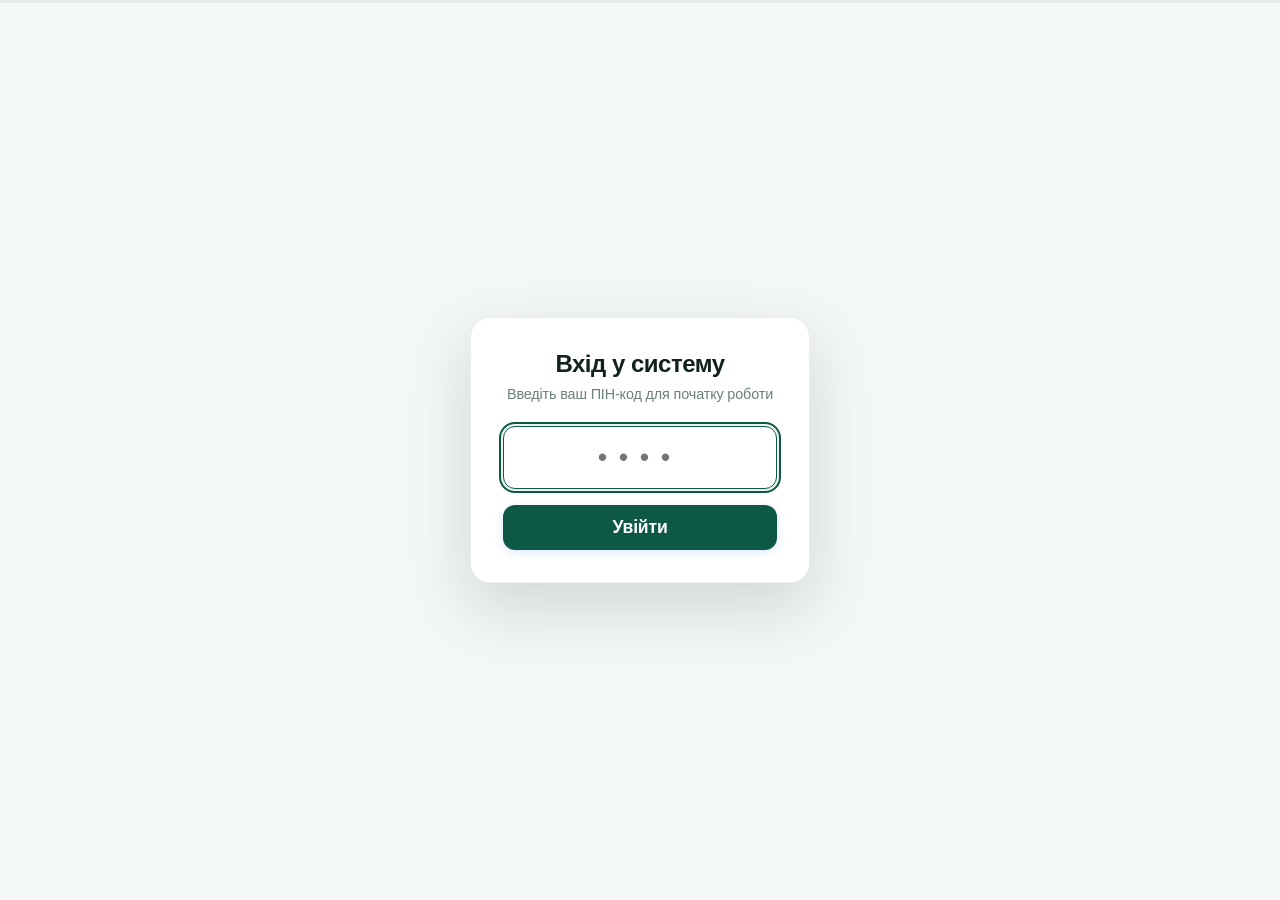
<file: index.html>
<!DOCTYPE html>
<html lang="uk">
<head>
    <meta charset="UTF-8">
    <meta name="viewport" content="width=device-width, initial-scale=1.0, viewport-fit=cover">
    <meta name="theme-color" content="#146b55">
    <title>1с база</title>
    <link rel="icon" href="data:,">

    <script>
(function () {
    try {
        var cores = navigator.hardwareConcurrency || 4;
        var mem = navigator.deviceMemory || 4;
        var reduce = window.matchMedia('(prefers-reduced-motion: reduce)').matches;
        var touch = window.matchMedia('(pointer: coarse)').matches;
        var fine = window.matchMedia('(pointer: fine)').matches;
        var w = window.innerWidth;
        var c = document.documentElement.classList;

        if (reduce || cores <= 2 || mem <= 2) c.add('low-end');
        else if (cores <= 4) c.add('mid-end');

        var high = !reduce && cores > 4 && mem > 4;
        if (high) c.add('is-high');

        if (touch) c.add('is-touch');

        if (fine && !touch && w >= 900) c.add('is-desktop');
        else if (w >= 900) c.add('is-wide');

        if (w >= 1400) c.add('is-2xl');

        var dpr = window.devicePixelRatio || 1;
        if (dpr >= 1.5) c.add('is-retina');
    } catch (e) {}
})();
</script>

    <script>
(function () {
    try {
        if (localStorage.getItem('darkMode') === 'true') {
            document.documentElement.classList.add('dark-theme-boot');
        }

        var savedFont = localStorage.getItem('fontScale');
        if (savedFont) {
            document.documentElement.style.fontSize = savedFont;
        }
    } catch (e) {}
})();
</script>

    <link rel="stylesheet" href="style.css">
    <link rel="stylesheet" href="css/mobile.css">
    <link rel="stylesheet" href="css/theme.css">
    <link rel="manifest" href="manifest.json">
</head>
<body>
    <div id="topProgress" class="top-progress"></div>
    <div id="userBadge" class="user-badge"></div>

    <div id="authOverlay" class="auth-overlay">
        <div class="auth-box">
            <h2>Вхід у систему</h2>
            <p>Введіть ваш ПІН-код для початку роботи</p>
            <input type="password" id="pinInput" class="pin-input" inputmode="numeric" pattern="[0-9]*" placeholder="••••">
            <div id="authError" class="auth-error" style="display: none;">Невірний ПІН-код</div>
            <button class="action-btn" onclick="login()" style="width: 100%; padding: 12px; font-size: 1.1rem;">Увійти</button>
        </div>
    </div>

    <div class="settings-container" id="settingsContainer">
        <button class="settings-trigger" id="settingsTrigger" aria-label="Налаштування">
            <svg class="ui-icon" viewBox="0 0 24 24" fill="none" stroke="currentColor" stroke-width="1.8" stroke-linecap="round" stroke-linejoin="round" aria-hidden="true">
                <path d="M12.22 2h-.44a2 2 0 0 0-2 2v.18a2 2 0 0 1-1 1.73l-.43.25a2 2 0 0 1-2 0l-.15-.08a2 2 0 0 0-2.73.73l-.22.38a2 2 0 0 0 .73 2.73l.15.1a2 2 0 0 1 1 1.72v.51a2 2 0 0 1-1 1.74l-.15.09a2 2 0 0 0-.73 2.73l.22.38a2 2 0 0 0 2.73.73l.15-.08a2 2 0 0 1 2 0l.43.25a2 2 0 0 1 1 1.73V20a2 2 0 0 0 2 2h.44a2 2 0 0 0 2-2v-.18a2 2 0 0 1 1-1.73l.43-.25a2 2 0 0 1 2 0l.15.08a2 2 0 0 0 2.73-.73l.22-.39a2 2 0 0 0-.73-2.73l-.15-.08a2 2 0 0 1-1-1.74v-.5a2 2 0 0 1 1-1.74l.15-.09a2 2 0 0 0 .73-2.73l-.22-.38a2 2 0 0 0-2.73-.73l-.15.08a2 2 0 0 1-2 0l-.43-.25a2 2 0 0 1-1-1.73V4a2 2 0 0 0-2-2z"/>
                <circle cx="12" cy="12" r="3"/>
            </svg>
        </button>
        <div class="settings-menu" id="settingsMenu">
            <button class="settings-item" id="fontScaleBtn" aria-label="Змінити розмір шрифту">
                <span class="settings-icon-text">A</span>
                <span class="settings-label">Розмір шрифту</span>
            </button>
            <div class="settings-divider"></div>
            <button class="settings-item" id="clearCacheBtn" aria-label="Очистити кеш">
                <svg class="ui-icon" viewBox="0 0 24 24" fill="none" stroke="currentColor" stroke-width="1.8" stroke-linecap="round" stroke-linejoin="round" aria-hidden="true"><path d="M4 7h16M10 11v6m4-6v6M5 7l1 14h12l1-14M9 7V4h6v3"/></svg>
                <span class="settings-label">Очистити кеш</span>
            </button>
            <div class="settings-divider"></div>
            <button class="settings-item" id="themeToggle" aria-label="Увімкнути темну тему">
                <span class="settings-label">Змінити тему</span>
            </button>
        </div>
    </div>

    <div class="app-wrapper" id="appWrapper">
        <div class="search-container center" id="searchContainer">
            <div class="search-box">
                <span class="search-icon"><svg class="ui-icon" viewBox="0 0 24 24" fill="none" stroke="currentColor" stroke-width="1.8" stroke-linecap="round" aria-hidden="true"><circle cx="10.8" cy="10.8" r="6.8"/><path d="m16 16 5 5"/></svg></span>
                <input type="text" id="searchInput" placeholder="Введіть код точки..." autocomplete="off">
                <button type="button" class="search-clear" id="searchClear" aria-label="Очистити" hidden>
                    <svg viewBox="0 0 24 24" fill="none" stroke="currentColor" stroke-width="2.2" stroke-linecap="round" aria-hidden="true"><path d="M18 6 6 18M6 6l12 12"/></svg>
                </button>
            </div>
            <div class="search-filters" id="searchFilters">
                <button type="button" class="filter-chip active" data-mode="all">Всі</button>
                <button type="button" class="filter-chip" data-mode="point">Точка</button>
                <button type="button" class="filter-chip" data-mode="machine">Машина</button>
            </div>
            <div class="search-hint" id="searchHint">Введіть номер точки. 0 покаже всі точки</div>
        </div>

        <div id="ptrSpinner" class="ptr-spinner">⟳</div>

        <div class="results-container" id="resultsContainer"></div>
    </div>

    <button id="backToTop" class="back-to-top" aria-label="Вгору"><svg class="ui-icon" viewBox="0 0 24 24" fill="none" stroke="currentColor" stroke-width="2" stroke-linecap="round" stroke-linejoin="round" aria-hidden="true"><path d="m18 15-6-6-6 6"/></svg></button>

    <div class="modal-overlay" id="modalOverlay">
        <div class="modal-box assort-box">
            <div class="modal-header">
                <div class="assort-head">
                    <h3>Показники</h3>
                    <div class="assort-sub" id="modalSub"></div>
                </div>
                <button class="modal-close" onclick="closeModal()">✕</button>
            </div>
            <div class="modal-body" id="modalBody"></div>
            <div class="modal-footer">
                <button class="action-btn" onclick="showConfirmModal()">Продовжити</button>
            </div>
        </div>
    </div>

    <div class="modal-overlay" id="confirmOverlay" style="z-index: 1010;">
        <div class="modal-box confirm-box">
            <div class="modal-header">
                <h3>Перевірка даних</h3>
                <button class="modal-close" onclick="closeConfirmModal()">✕</button>
            </div>
            <div class="modal-body">
                <p style="text-align: center; margin-bottom: 15px; color: var(--text-muted); font-size: 0.95rem;">Перевірте підсумкові цифри перед відправкою в 1С</p>
                <div class="confirm-summary">
                    <div class="confirm-item">
                        <span>Всього продано:</span>
                        <strong id="confirmTotalCups" style="color: var(--text-heading); font-size: 1.2rem;">0 шт</strong>
                    </div>
                    <div class="confirm-item">
                        <span>На суму:</span>
                        <strong id="confirmTotalMoney" style="color: var(--success); font-size: 1.2rem;">0 ₴</strong>
                    </div>
                </div>
            </div>
            <div class="modal-footer" style="justify-content: space-between;">
                <button class="action-btn btn-secondary" onclick="closeConfirmModal()">Назад</button>
                <button class="action-btn btn-success" onclick="submitMeters()">Відправити в 1С</button>
            </div>
        </div>
    </div>

    <div class="modal-overlay" id="paymentOverlay" style="z-index: 1020;">
        <div class="modal-box confirm-box">
            <div class="modal-header">
                <h3>Оплата боргу</h3>
                <button class="modal-close" onclick="closePaymentModal()">✕</button>
            </div>
            <div class="modal-body">
                <p style="text-align:center; margin-bottom:6px; font-weight:600;" id="paymentPointName"></p>
                <div class="confirm-summary">
                    <div class="confirm-item">
                        <span>Поточний борг:</span>
                        <strong id="paymentCurrentDebt" class="debt-value red">0 ₴</strong>
                    </div>
                </div>
                <div class="meter-input-group" style="margin-top:16px;">
                    <label style="font-size:0.85rem; color: var(--text-muted); display:block; margin-bottom:6px;">Сума оплати, ₴</label>
                    <input type="number" inputmode="decimal" id="paymentAmount" min="0" step="0.01" placeholder="0">
                </div>
                <div id="paymentError" class="auth-error" style="display:none; margin-top:10px; margin-bottom:0;"></div>
            </div>
            <div class="modal-footer" style="justify-content: space-between;">
                <button class="action-btn btn-secondary" onclick="closePaymentModal()">Скасувати</button>
                <button class="action-btn btn-success" onclick="submitPayment()">Провести оплату</button>
            </div>
        </div>
    </div>

    <div class="modal-overlay" id="confirmDialogOverlay" style="z-index: 1500;">
        <div class="modal-box confirm-box">
            <div class="modal-header">
                <h3 id="confirmDialogTitle">Підтвердіть дію</h3>
            </div>
            <div class="modal-body">
                <p id="confirmDialogMessage" style="color: var(--text-muted); font-size: 0.95rem; line-height: 1.45;"></p>
                <div id="confirmDialogDetails" class="confirm-dialog-details"></div>
            </div>
            <div class="modal-footer" style="justify-content: space-between;">
                <button class="action-btn btn-secondary" type="button" id="confirmDialogCancel">Скасувати</button>
                <button class="action-btn btn-danger" type="button" id="confirmDialogOk">OK</button>
            </div>
        </div>
    </div>

    <div id="toast" class="toast">
        <span id="toastMessage">Успішно!</span>
    </div>

    <div id="connectionStatus" class="connection-status" title="Натисніть для оновлення">
        <div class="status-dot"></div>
        <div class="status-content">
            <span class="status-text">Перевірка зв'язку...</span>
            <span class="status-time" id="statusTime"></span>
        </div>
        <span class="refresh-icon">⟳</span>
    </div>

    <div id="appVersion" class="app-version"></div>

    <script src="version.js"></script>
    <script src="javascript/config.js"></script>
    <script src="javascript/auth.js"></script>

    <script src="javascript/core/utils.js"></script>
    <script src="javascript/core/storage.js"></script>
    <script src="javascript/core/api.js"></script>
    <script src="javascript/core/queue.js"></script>
    <script src="javascript/core/locks.js"></script>
    <script src="javascript/core/state.js"></script>

    <script src="javascript/ui/icons.js"></script>
    <script src="javascript/ui/rows.js"></script>
    <script src="javascript/ui/toast.js"></script>
    <script src="javascript/ui/status.js"></script>
    <script src="javascript/ui/focus.js"></script>
    <script src="javascript/ui/dialog.js"></script>
    <script src="javascript/ui/theme.js"></script>
    <script src="javascript/ui/backToTop.js"></script>
    <script src="javascript/ui/modalDrag.js"></script>

    <script src="javascript/features/search.js"></script>
    <script src="javascript/features/cards.js"></script>
    <script src="javascript/features/meter.js"></script>
    <script src="javascript/features/payment.js"></script>
    <script src="javascript/features/stock.js"></script>

    <script src="javascript/app/load.js"></script>
    <script src="javascript/app/sync.js"></script>
    <script src="javascript/app/submit.js"></script>
    <script src="javascript/app/clearCache.js"></script>
    <script src="javascript/app/events.js"></script>
    <script src="javascript/app/refresh.js"></script>
    <script src="javascript/app/reset.js"></script>
    <script src="javascript/app/init.js"></script>

    <!-- ======================================================= -->
    <!-- полифилл BarcodeDetector (работает в Safari, Firefox и на iPhone) -->
    <!-- ======================================================= -->
    <script src="javascript/zbar-wasm.js"></script>
    <script src="javascript/barcode-polyfill.js"></script>
    <script>
        try {
            window['BarcodeDetector'].getSupportedFormats();
        } catch (e) {
            window['BarcodeDetector'] = barcodeDetectorPolyfill.BarcodeDetectorPolyfill;
        }
    </script>

    <script src="javascript/optimize.js"></script>
    <script src="javascript/core/store.js"></script>
    <script src="javascript/assortments.js"></script>
    <script src="javascript/recount.js"></script>
    <script src="javascript/notes.js"></script>
    <script src="javascript/goods.js"></script>
    <script src="javascript/scanner.js"></script>
    <script src="javascript/drawer.js"></script>
    <script src="javascript/machines.js"></script>
    <script src="javascript/shipment.js"></script>

    <script>
    (function () {
        try {
            if (typeof APP_VERSION === 'undefined') return;

            const seen = localStorage.getItem('__lastSeenVersion');

            if (seen !== APP_VERSION) {
                localStorage.setItem('__lastSeenVersion', APP_VERSION);
                console.info(
                    '%c[app] версия ' + APP_VERSION +
                    ' если только что деплоили, надо поднять ее в version.js',
                    'color:#0d5946;font-weight:bold'
                );
                return;
            }

            console.warn(
                '%c[app] версия не менялась с прошлого запуска (' + APP_VERSION + ')' +
                ' если деплоили код, клиенты увидят старый кэш',
                'color:#b45309;font-weight:bold'
            );
        } catch (e) {}
    })();
    </script>
</body>
</html>
</file>
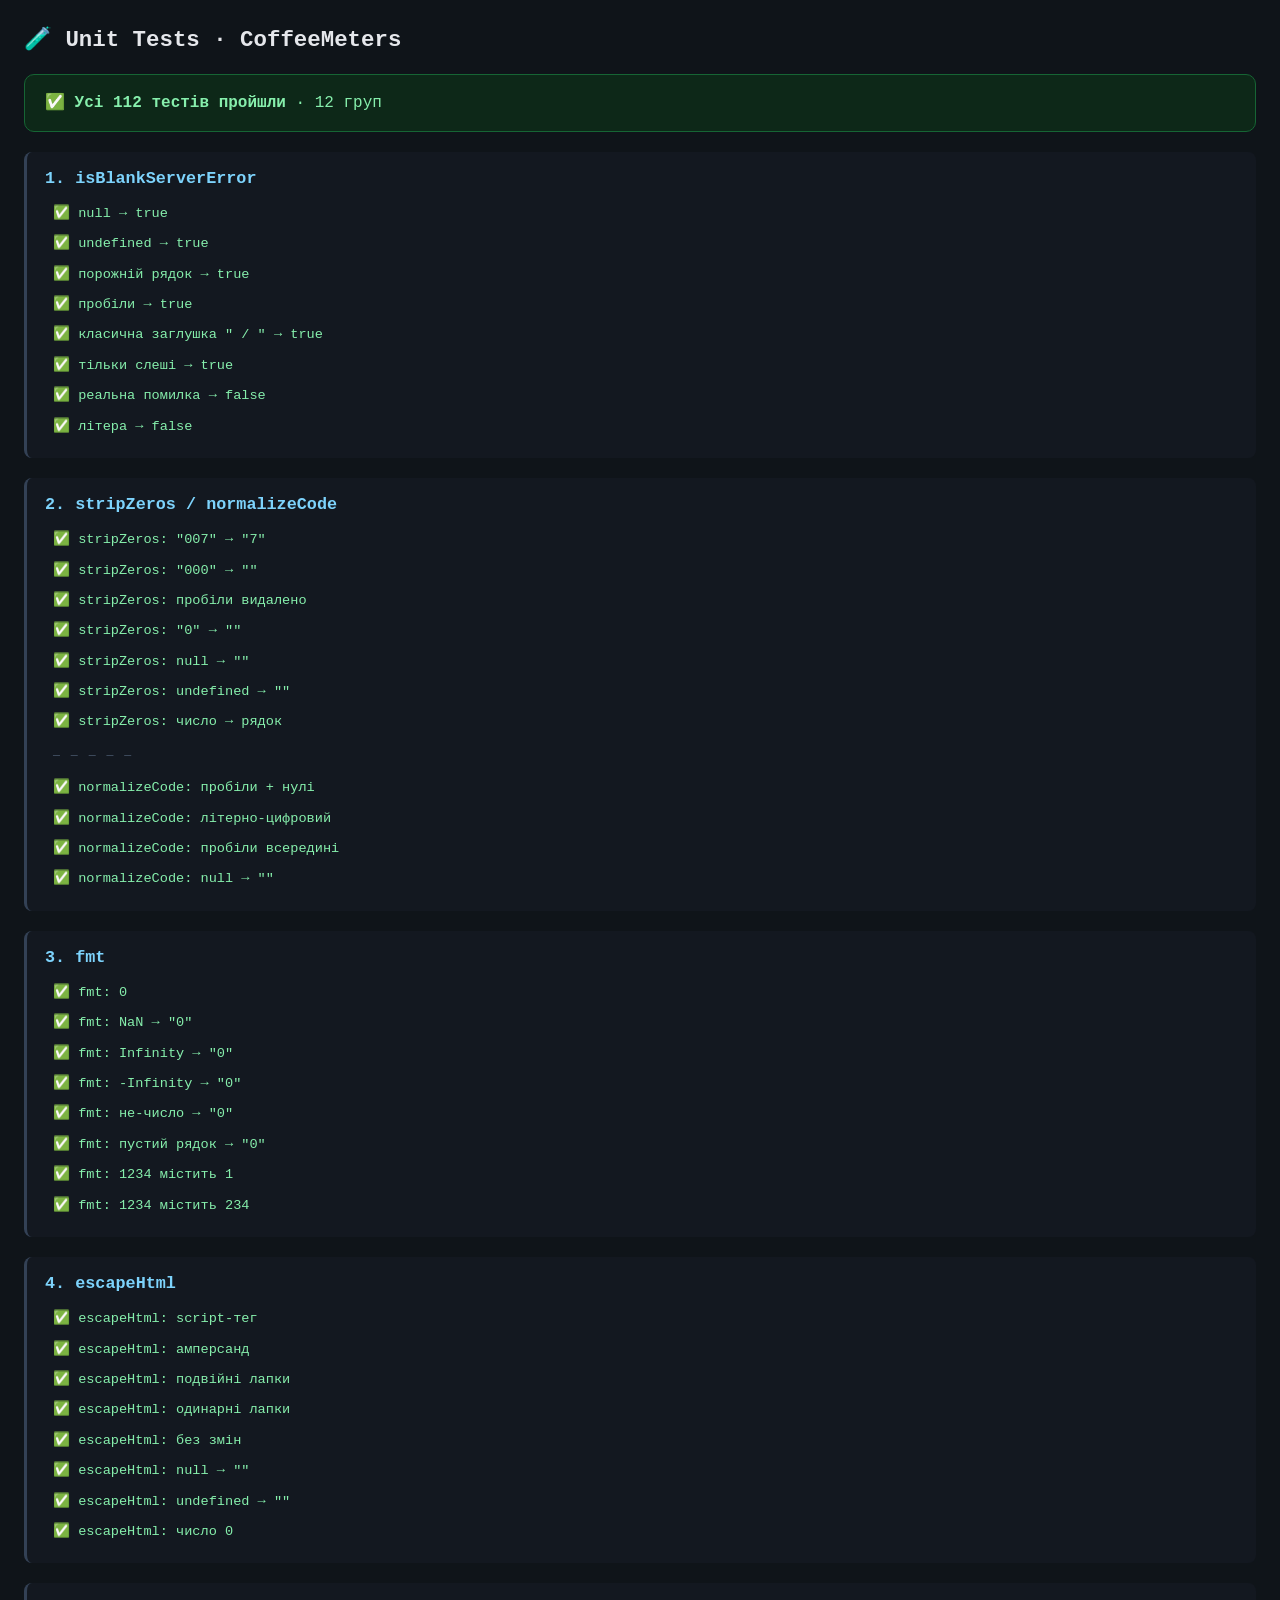
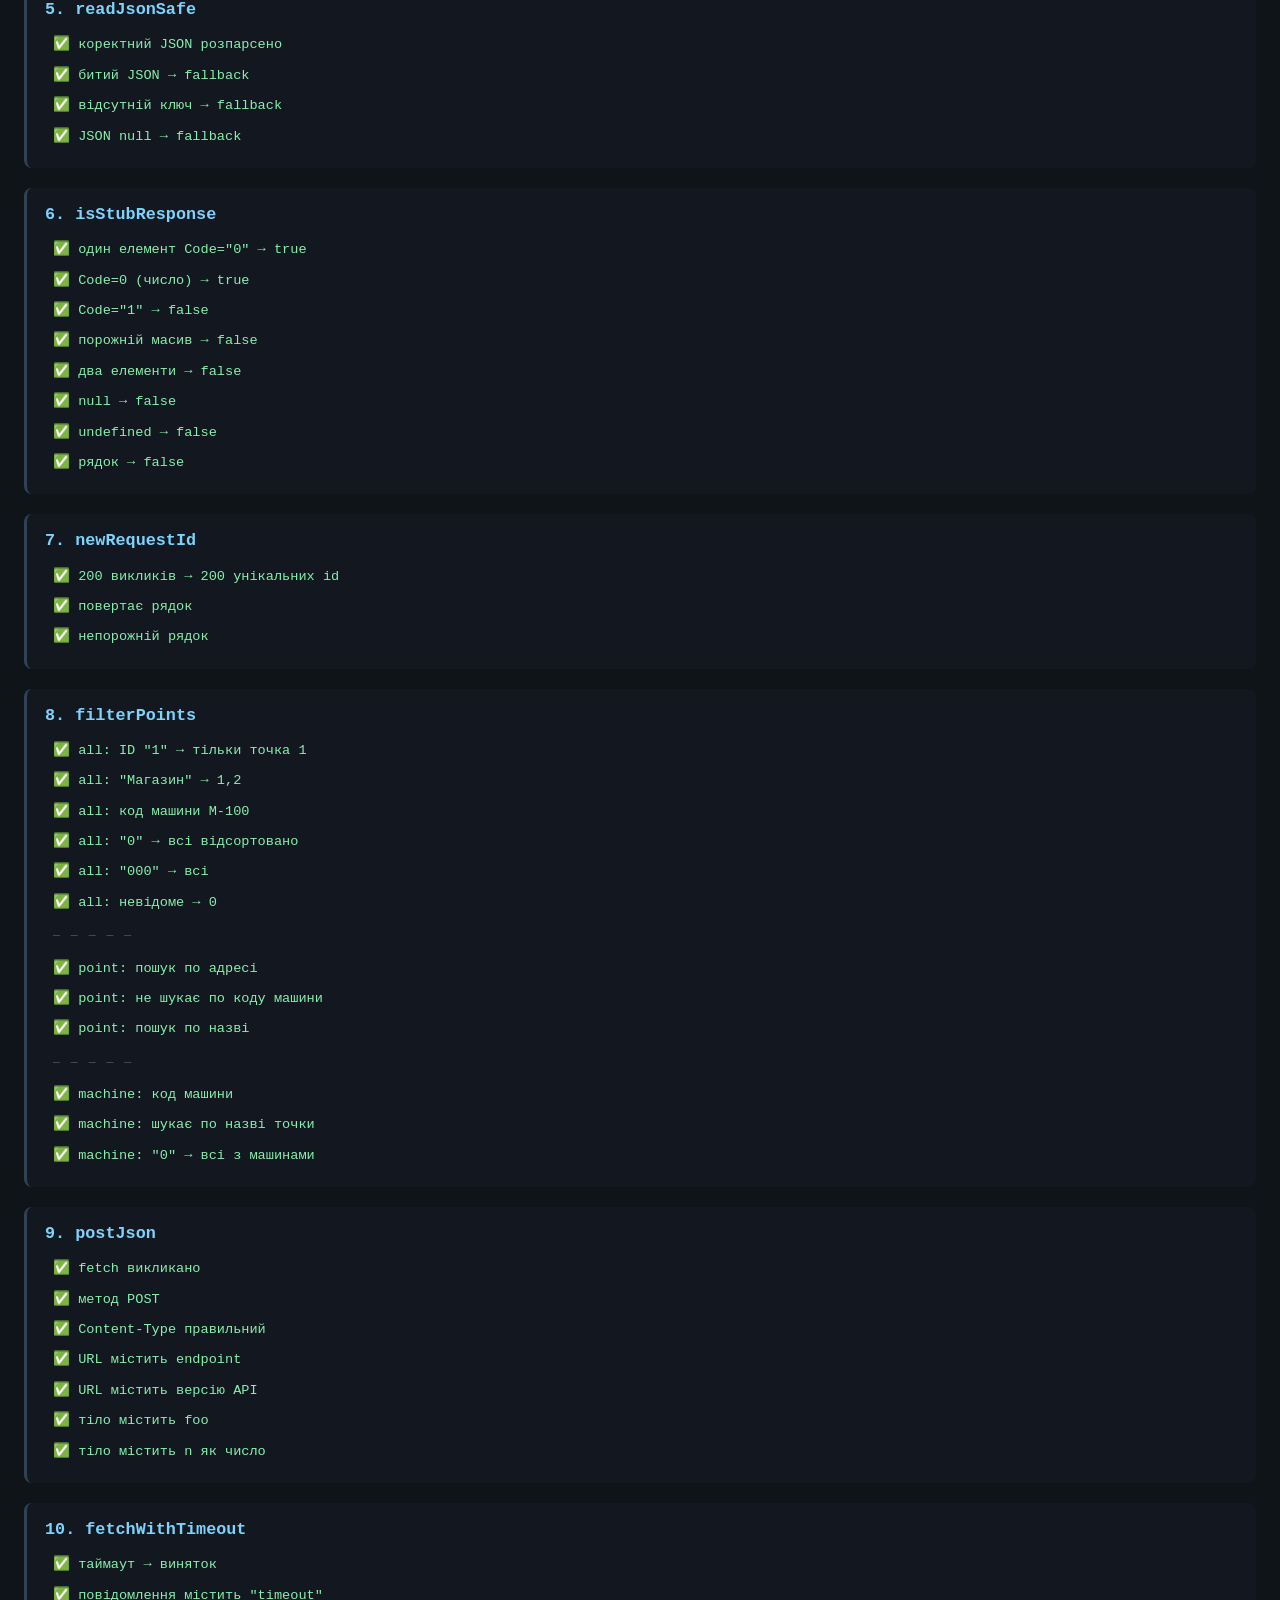
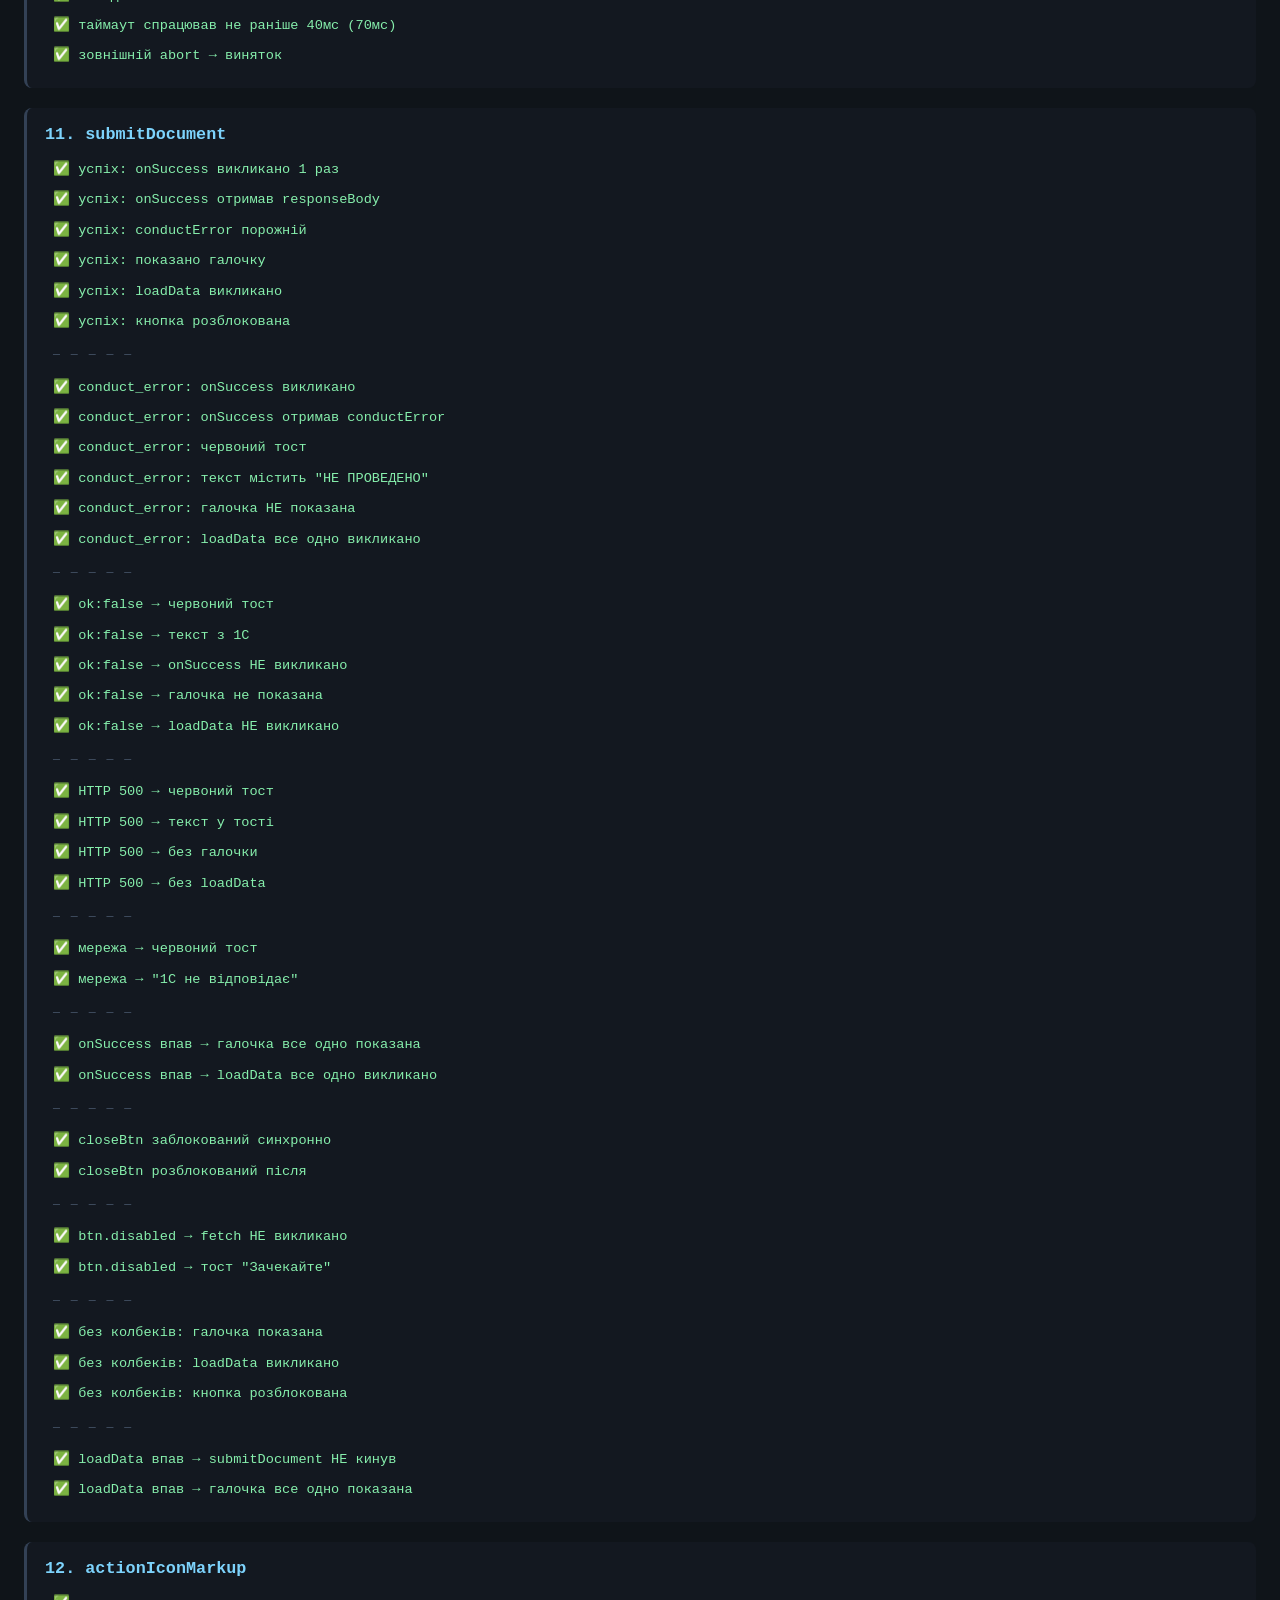
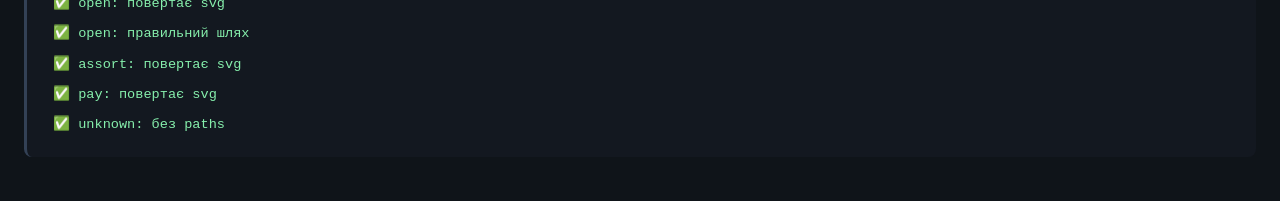
<file: tests.html>
<!DOCTYPE html>
<html lang="uk">
<head>
    <meta charset="UTF-8">
    <meta name="viewport" content="width=device-width, initial-scale=1">
    <title>Unit Tests · CoffeeMeters</title>
    <style>
        * { box-sizing: border-box; }
        body {
            font-family: 'SF Mono', 'Cascadia Code', 'Consolas', monospace;
            padding: 24px;
            background: #0f1419;
            color: #d4d4d4;
            line-height: 1.5;
            margin: 0;
        }
        h1 {
            color: #e5e7eb;
            font-size: 1.4rem;
            margin: 0 0 16px;
            display: flex;
            align-items: center;
            gap: 8px;
        }
        .summary {
            font-size: 1rem;
            padding: 16px 20px;
            border-radius: 10px;
            margin-bottom: 20px;
            background: #1a1f26;
            border: 1px solid #2d3748;
        }
        .summary.all-pass { background: #0d2818; border-color: #166534; color: #86efac; }
        .summary.has-fail { background: #2a1010; border-color: #7f1d1d; color: #fca5a5; }
        .summary details { margin-top: 10px; font-size: 0.9rem; }
        .summary summary { cursor: pointer; color: #94a3b8; }
        .summary ul { margin: 8px 0 0; padding-left: 20px; }
        .summary li { margin: 4px 0; color: #fca5a5; }

        .test-group {
            margin-bottom: 20px;
            background: #131820;
            padding: 14px 18px;
            border-radius: 8px;
            border-left: 3px solid #334155;
        }
        .test-group h2 {
            color: #7dd3fc;
            font-size: 1.05rem;
            margin: 0 0 10px;
            font-weight: 600;
        }
        pre {
            margin: 4px 0;
            white-space: pre-wrap;
            font-size: 0.85rem;
            padding: 3px 8px;
            border-radius: 4px;
            font-family: inherit;
        }
        pre.pass { color: #86efac; }
        pre.fail {
            color: #fca5a5;
            background: #2a1010;
            border-left: 2px solid #ef4444;
            padding-left: 10px;
        }
        .sep {
            color: #475569;
            font-size: 0.72rem;
            margin: 8px 0;
            letter-spacing: 2px;
        }
    </style>
</head>
<body>
    <h1>🧪 Unit Tests · CoffeeMeters</h1>
    <div id="summary" class="summary">Запуск тестів...</div>
    <div id="output"></div>

    <!-- ============================================================
         МОДУЛІ, ЩО ТЕСТУЮТЬСЯ
         ============================================================ -->
    <script src="javascript/config.js"></script>
    <script src="javascript/core/utils.js"></script>
    <script src="javascript/core/state.js"></script>
    <script src="javascript/core/api.js"></script>
    <script src="javascript/ui/icons.js"></script>
    <script src="javascript/ui/toast.js"></script>
    <script src="javascript/features/search.js"></script>
    <script src="javascript/features/meter.js"></script>
    <script src="javascript/app/submit.js"></script>

    <script>
    (async function () {
        'use strict';

        // ============================================================
        // 0. ЛОКАЛЬНІ ХЕЛПЕРИ (не залежать від модулів, що тестуються)
        // ============================================================
        const safeHtml = (v) => String(v ?? '').replace(/[&<>"']/g, c => (
            { '&': '&amp;', '<': '&lt;', '>': '&gt;', '"': '&quot;', "'": '&#39;' }[c]
        ));

        const stringify = (v) => {
            if (v === undefined) return 'undefined';
            if (v === null) return 'null';
            if (typeof v === 'string') return JSON.stringify(v);
            if (typeof v === 'number' || typeof v === 'boolean') return String(v);
            try { return JSON.stringify(v); } catch (e) { return String(v); }
        };

        // ============================================================
        // 1. ТЕСТОВИЙ РАННЕР
        // ============================================================
        const runner = (() => {
            const out = document.getElementById('output');
            const stats = { pass: 0, fail: 0, groups: 0, failures: [] };
            let currentBody = null;
            let currentGroupName = '';

            function startGroup(name) {
                stats.groups++;
                currentGroupName = name;
                const groupEl = document.createElement('div');
                groupEl.className = 'test-group';
                groupEl.innerHTML = `<h2>${safeHtml(name)}</h2><div data-body></div>`;
                out.appendChild(groupEl);
                currentBody = groupEl.querySelector('[data-body]');
            }

            function endGroup() {
                currentBody = null;
                currentGroupName = '';
            }

            function append(html) {
                if (currentBody) currentBody.insertAdjacentHTML('beforeend', html);
                else out.insertAdjacentHTML('beforeend', html);
            }

            function pass(name, extra) {
                stats.pass++;
                const ex = extra ? ` <span style="color:#64748b">· ${safeHtml(extra)}</span>` : '';
                append(`<pre class="pass">✅ ${safeHtml(name)}${ex}</pre>`);
            }

            function fail(name, message) {
                stats.fail++;
                stats.failures.push({ group: currentGroupName, name, message });
                append(`<pre class="fail">❌ ${safeHtml(name)}\n   ${safeHtml(message)}</pre>`);
            }

            // Строга рівність (Object.is). Не плутає 1 і '1', null і undefined.
            function eq(actual, expected, name) {
                if (Object.is(actual, expected)) return pass(name);
                return fail(name, `Очікували: ${stringify(expected)}\n   Отримали: ${stringify(actual)}`);
            }

            // М'яка рівність — нормалізує whitespace в рядках. Для повідомлень/текстів.
            function eqSoft(actual, expected, name) {
                const norm = (v) => typeof v === 'string' ? v.replace(/\s+/g, ' ').trim() : v;
                if (Object.is(norm(actual), norm(expected))) return pass(name);
                return fail(name, `Очікували: ${stringify(expected)}\n   Отримали: ${stringify(actual)}`);
            }

            function contains(haystack, needle, name) {
                if (String(haystack).includes(String(needle))) return pass(name);
                return fail(name, `Очікували підрядок: ${stringify(needle)}\n   У рядку: ${stringify(haystack)}`);
            }

            function deepEq(actual, expected, name) {
                const a = JSON.stringify(actual);
                const e = JSON.stringify(expected);
                if (a === e) return pass(name);
                return fail(name, `Очікували: ${e}\n   Отримали: ${a}`);
            }

            async function throwsAsync(fn, name) {
                try { await fn(); }
                catch (e) { return pass(name); }
                return fail(name, 'Очікували виняток, але його не було');
            }

            function sep() { append('<pre class="sep">─ ─ ─ ─ ─</pre>'); }

            async function runGroup(name, body) {
                try {
                    startGroup(name);
                    await body();
                } catch (e) {
                    fail('__group_crashed__', `Група впала: ${e.message}`);
                }
                endGroup();
            }

            function finalize() {
                const s = document.getElementById('summary');
                const total = stats.pass + stats.fail;
                s.className = 'summary ' + (stats.fail === 0 ? 'all-pass' : 'has-fail');

                if (stats.fail === 0) {
                    s.innerHTML = `✅ <b>Усі ${total} тестів пройшли</b> · ${stats.groups} груп`;
                    return;
                }
                const items = stats.failures.map(f =>
                    `<li><b>${safeHtml(f.group)}</b> → ${safeHtml(f.name)}: ${safeHtml(f.message.split('\n')[0])}</li>`
                ).join('');
                s.innerHTML = `
                    <div>❌ <b>${stats.fail} з ${total} провалено</b> · ${stats.pass} пройшло · ${stats.groups} груп</div>
                    <details><summary>Деталі провалів</summary><ul>${items}</ul></details>
                `;
            }

            return { eq, eqSoft, contains, deepEq, throwsAsync, runGroup, finalize, sep };
        })();

        // ============================================================
        // 2. МОКИ (єдина точка правди для стану тестів)
        // ============================================================
        const mocks = {
            toast: { message: '', isError: false, count: 0 },
            success: { count: 0 },
            loadData: { count: 0, args: [] },
            fetch: { handler: null },
            fetchCalls: [],
        };

        function resetMocks() {
            mocks.toast = { message: '', isError: false, count: 0 };
            mocks.success = { count: 0 };
            mocks.loadData = { count: 0, args: [] };
            mocks.fetch.handler = null;
            mocks.fetchCalls = [];
        }

        // Перехоплення високорівневих функцій
        window.showToast = function (msg, isError) {
            mocks.toast.message = msg;
            mocks.toast.isError = !!isError;
            mocks.toast.count++;
        };
        window.showSuccessAnimation = function () { mocks.success.count++; };
        window.loadData = function (opts) {
            mocks.loadData.count++;
            mocks.loadData.args.push(opts);
        };

        // Єдина обгортка над fetch — фіксуємо всі виклики
        window.fetch = function (url, opts) {
            mocks.fetchCalls.push({ url: String(url), opts: opts || {} });
            if (!mocks.fetch.handler) {
                return Promise.reject(new Error('[test] fetch called but not mocked'));
            }
            return mocks.fetch.handler(url, opts);
        };

        // Готові хендлери для fetch
        function fetchOk(body) {
            return async () => ({
                ok: true, status: 200,
                json: async () => body,
                text: async () => JSON.stringify(body),
            });
        }
        function fetchHttpError(status, text) {
            return async () => ({
                ok: false, status,
                json: async () => ({}),
                text: async () => text,
            });
        }
        function fetchNetwork() {
            return async () => { throw new Error('Failed to fetch (timeout)'); };
        }
        function fetchHang() {
            return (url, opts) => new Promise((resolve, reject) => {
                if (opts && opts.signal) {
                    opts.signal.addEventListener('abort', () => {
                        const e = new Error('Aborted');
                        e.name = 'AbortError';
                        reject(e);
                    }, { once: true });
                }
            });
        }

        // Спільна "кнопка" для тестів submitDocument
        const fakeBtn = document.createElement('button');
        fakeBtn.textContent = 'Відправити';
        fakeBtn.style.display = 'none';
        document.body.appendChild(fakeBtn);

        function beforeEach() {
            resetMocks();
            fakeBtn.disabled = false;
            fakeBtn.textContent = 'Відправити';
            delete fakeBtn.dataset.originalText;
        }

        // ============================================================
        // 3. ТЕСТИ
        // ============================================================
        try {

            // ---------- Група 1: isBlankServerError ----------
            await runner.runGroup('1. isBlankServerError', async () => {
                runner.eq(isBlankServerError(null), true, 'null → true');
                runner.eq(isBlankServerError(undefined), true, 'undefined → true');
                runner.eq(isBlankServerError(''), true, 'порожній рядок → true');
                runner.eq(isBlankServerError('   '), true, 'пробіли → true');
                runner.eq(isBlankServerError(' / '), true, 'класична заглушка " / " → true');
                runner.eq(isBlankServerError('///'), true, 'тільки слеші → true');
                runner.eq(isBlankServerError('Документ не проведено'), false, 'реальна помилка → false');
                runner.eq(isBlankServerError('a'), false, 'літера → false');
            });

            // ---------- Група 2: stripZeros / normalizeCode ----------
            await runner.runGroup('2. stripZeros / normalizeCode', async () => {
                runner.eq(stripZeros('007'), '7', 'stripZeros: "007" → "7"');
                runner.eq(stripZeros('000'), '', 'stripZeros: "000" → ""');
                runner.eq(stripZeros(' 42 '), '42', 'stripZeros: пробіли видалено');
                runner.eq(stripZeros('0'), '', 'stripZeros: "0" → ""');
                runner.eq(stripZeros(null), '', 'stripZeros: null → ""');
                runner.eq(stripZeros(undefined), '', 'stripZeros: undefined → ""');
                runner.eq(stripZeros(42), '42', 'stripZeros: число → рядок');

                runner.sep();

                runner.eq(normalizeCode(' 007 '), '7', 'normalizeCode: пробіли + нулі');
                runner.eq(normalizeCode('M-100'), 'M-100', 'normalizeCode: літерно-цифровий');
                runner.eq(normalizeCode('00 1 0 0'), '100', 'normalizeCode: пробіли всередині');
                runner.eq(normalizeCode(null), '', 'normalizeCode: null → ""');
            });

            // ---------- Група 3: fmt ----------
            await runner.runGroup('3. fmt', async () => {
                runner.eq(fmt(0), '0', 'fmt: 0');
                runner.eq(fmt(NaN), '0', 'fmt: NaN → "0"');
                runner.eq(fmt(Infinity), '0', 'fmt: Infinity → "0"');
                runner.eq(fmt(-Infinity), '0', 'fmt: -Infinity → "0"');
                runner.eq(fmt('not a number'), '0', 'fmt: не-число → "0"');
                runner.eq(fmt(''), '0', 'fmt: пустий рядок → "0"');
                runner.contains(fmt(1234), '1', 'fmt: 1234 містить 1');
                runner.contains(fmt(1234), '234', 'fmt: 1234 містить 234');
            });

            // ---------- Група 4: escapeHtml ----------
            await runner.runGroup('4. escapeHtml', async () => {
                runner.eq(escapeHtml('<script>alert(1)<\/script>'),
                    '&lt;script&gt;alert(1)&lt;\/script&gt;',
                    'escapeHtml: script-тег');
                runner.eq(escapeHtml('a & b'), 'a &amp; b', 'escapeHtml: амперсанд');
                runner.eq(escapeHtml('"q"'), '&quot;q&quot;', 'escapeHtml: подвійні лапки');
                runner.eq(escapeHtml("'q'"), '&#39;q&#39;', 'escapeHtml: одинарні лапки');
                runner.eq(escapeHtml('plain'), 'plain', 'escapeHtml: без змін');
                runner.eq(escapeHtml(null), '', 'escapeHtml: null → ""');
                runner.eq(escapeHtml(undefined), '', 'escapeHtml: undefined → ""');
                runner.eq(escapeHtml(0), '0', 'escapeHtml: число 0');
            });

            // ---------- Група 5: readJsonSafe ----------
            await runner.runGroup('5. readJsonSafe', async () => {
                localStorage.setItem('__t_obj', JSON.stringify({ a: 1 }));
                runner.eq(readJsonSafe('__t_obj', null).a, 1, 'коректний JSON розпарсено');
                localStorage.removeItem('__t_obj');

                localStorage.setItem('__t_bad', '{broken');
                runner.eq(readJsonSafe('__t_bad', 'fallback'), 'fallback', 'битий JSON → fallback');
                localStorage.removeItem('__t_bad');

                runner.eq(readJsonSafe('__t_missing', 'default'), 'default', 'відсутній ключ → fallback');

                localStorage.setItem('__t_null', 'null');
                runner.eq(readJsonSafe('__t_null', 'fb'), 'fb', 'JSON null → fallback');
                localStorage.removeItem('__t_null');
            });

            // ---------- Група 6: isStubResponse ----------
            await runner.runGroup('6. isStubResponse', async () => {
                runner.eq(isStubResponse([{ Code: '0', Name: 'Заглушка' }]), true, 'один елемент Code="0" → true');
                runner.eq(isStubResponse([{ Code: 0 }]), true, 'Code=0 (число) → true');
                runner.eq(isStubResponse([{ Code: '1' }]), false, 'Code="1" → false');
                runner.eq(isStubResponse([]), false, 'порожній масив → false');
                runner.eq(isStubResponse([{ Code: '0' }, { Code: '0' }]), false, 'два елементи → false');
                runner.eq(isStubResponse(null), false, 'null → false');
                runner.eq(isStubResponse(undefined), false, 'undefined → false');
                runner.eq(isStubResponse('string'), false, 'рядок → false');
            });

            // ---------- Група 7: newRequestId ----------
            await runner.runGroup('7. newRequestId', async () => {
                const ids = new Set();
                for (let i = 0; i < 200; i++) ids.add(newRequestId());
                runner.eq(ids.size, 200, '200 викликів → 200 унікальних id');
                runner.eq(typeof newRequestId(), 'string', 'повертає рядок');
                runner.eq(newRequestId().length > 0, true, 'непорожній рядок');
            });

            // ---------- Група 8: filterPoints ----------
            await runner.runGroup('8. filterPoints', async () => {
                globalData = [
                    { id: '1', point_name: 'Магазин А', address: 'вул. Хрещатик', coffee_machine_code: 'M-100' },
                    { id: '2', point_name: 'Магазин Б', address: 'вул. Грушевського', coffee_machine_code: 'M-200' },
                    { id: '3', point_name: 'Кафе В', address: 'вул. Сагайдачного', coffee_machine_code: 'X-999' },
                ];

                runner.eq(filterPoints('1', 'all').map(i => i.id).join(','), '1', 'all: ID "1" → тільки точка 1');
                runner.eq(filterPoints('Магазин', 'all').map(i => i.id).sort().join(','), '1,2', 'all: "Магазин" → 1,2');
                runner.eq(filterPoints('M-100', 'all').map(i => i.id).join(','), '1', 'all: код машини M-100');
                runner.eq(filterPoints('0', 'all').map(i => i.id).join(','), '1,2,3', 'all: "0" → всі відсортовано');
                runner.eq(filterPoints('000', 'all').length, 3, 'all: "000" → всі');
                runner.eq(filterPoints('невідоме', 'all').length, 0, 'all: невідоме → 0');

                runner.sep();

                runner.eq(filterPoints('Сагайдачного', 'point').map(i => i.id).join(','), '3', 'point: пошук по адресі');
                runner.eq(filterPoints('M-100', 'point').length, 0, 'point: не шукає по коду машини');
                runner.eq(filterPoints('Кафе', 'point').map(i => i.id).join(','), '3', 'point: пошук по назві');

                runner.sep();

                runner.eq(filterPoints('X-999', 'machine').map(i => i.id).join(','), '3', 'machine: код машини');
                runner.eq(filterPoints('Кафе', 'machine').length, 1, 'machine: шукає по назві точки');
                runner.eq(filterPoints('0', 'machine').length, 3, 'machine: "0" → всі з машинами');
            });

            // ---------- Група 9: postJson ----------
            await runner.runGroup('9. postJson', async () => {
                beforeEach();
                mocks.fetch.handler = fetchOk({ ok: true });
                await postJson('meters', { foo: 'bar', n: 42 });

                const call = mocks.fetchCalls[0];
                runner.eq(!!call, true, 'fetch викликано');
                runner.eq(call.opts.method, 'POST', 'метод POST');
                runner.eq(call.opts.headers['Content-Type'], 'application/json', 'Content-Type правильний');
                runner.contains(call.url, '/meters', 'URL містить endpoint');
                runner.contains(call.url, 'v=' + APP_CONFIG.apiVersion, 'URL містить версію API');

                const body = JSON.parse(call.opts.body);
                runner.eq(body.foo, 'bar', 'тіло містить foo');
                runner.eq(body.n, 42, 'тіло містить n як число');
            });

            // ---------- Група 10: fetchWithTimeout ----------
            await runner.runGroup('10. fetchWithTimeout', async () => {
                beforeEach();
                mocks.fetch.handler = fetchHang();
                const t0 = Date.now();
                let err = null;
                try { await fetchWithTimeout('http://example.com/', {}, 60); }
                catch (e) { err = e; }
                const elapsed = Date.now() - t0;

                runner.eq(err !== null, true, 'таймаут → виняток');
                runner.contains(err.message, 'timeout', 'повідомлення містить "timeout"');
                runner.eq(elapsed >= 40, true, `таймаут спрацював не раніше 40мс (${elapsed}мс)`);

                beforeEach();
                mocks.fetch.handler = fetchHang();
                const ctrl = new AbortController();
                setTimeout(() => ctrl.abort(), 20);

                let err2 = null;
                try { await fetchWithTimeout('http://example.com/', { signal: ctrl.signal }, 5000); }
                catch (e) { err2 = e; }
                runner.eq(err2 !== null, true, 'зовнішній abort → виняток');
            });

            // ---------- Група 11: submitDocument ----------
            await runner.runGroup('11. submitDocument', async () => {

                // 11.1 Успіх + onSuccess отримує тіло
                beforeEach();
                mocks.fetch.handler = fetchOk({ ok: true, sum: 100 });
                let capturedBody = null, capturedErr = null, onSuccessCalls = 0;
                await submitDocument({
                    endpoint: 'orders', payload: { x: 1 }, btn: fakeBtn,
                    onSuccess: (b, e) => { capturedBody = b; capturedErr = e; onSuccessCalls++; },
                });
                runner.eq(onSuccessCalls, 1, 'успіх: onSuccess викликано 1 раз');
                runner.eq(capturedBody && capturedBody.sum, 100, 'успіх: onSuccess отримав responseBody');
                runner.eq(capturedErr, '', 'успіх: conductError порожній');
                runner.eq(mocks.success.count, 1, 'успіх: показано галочку');
                runner.eq(mocks.loadData.count, 1, 'успіх: loadData викликано');
                runner.eq(fakeBtn.disabled, false, 'успіх: кнопка розблокована');
                runner.sep();

                // 11.2 conduct_error → червоний тост, галочки НЕМАЄ
                beforeEach();
                mocks.fetch.handler = fetchOk({ ok: true, conduct_error: 'Недостатньо залишків' });
                let ce = null, ceCalls = 0;
                await submitDocument({
                    endpoint: 'orders', payload: {}, btn: fakeBtn,
                    onSuccess: (b, e) => { ce = e; ceCalls++; },
                });
                runner.eq(ceCalls, 1, 'conduct_error: onSuccess викликано');
                runner.eq(ce, 'Недостатньо залишків', 'conduct_error: onSuccess отримав conductError');
                runner.eq(mocks.toast.isError, true, 'conduct_error: червоний тост');
                runner.contains(mocks.toast.message, 'НЕ ПРОВЕДЕНО', 'conduct_error: текст містить "НЕ ПРОВЕДЕНО"');
                runner.eq(mocks.success.count, 0, 'conduct_error: галочка НЕ показана');
                runner.eq(mocks.loadData.count, 1, 'conduct_error: loadData все одно викликано');
                runner.sep();

                // 11.3 responseBody.ok === false
                beforeEach();
                mocks.fetch.handler = fetchOk({ ok: false, error: 'Точка заблокована' });
                let okFalseCalls = 0;
                await submitDocument({
                    endpoint: 'orders', payload: {}, btn: fakeBtn,
                    onSuccess: () => { okFalseCalls++; },
                });
                runner.eq(mocks.toast.isError, true, 'ok:false → червоний тост');
                runner.contains(mocks.toast.message, 'Точка заблокована', 'ok:false → текст з 1С');
                runner.eq(okFalseCalls, 0, 'ok:false → onSuccess НЕ викликано');
                runner.eq(mocks.success.count, 0, 'ok:false → галочка не показана');
                runner.eq(mocks.loadData.count, 0, 'ok:false → loadData НЕ викликано');
                runner.sep();

                // 11.4 HTTP 500
                beforeEach();
                mocks.fetch.handler = fetchHttpError(500, 'Internal Server Error');
                await submitDocument({ endpoint: 'orders', payload: {}, btn: fakeBtn });
                runner.eq(mocks.toast.isError, true, 'HTTP 500 → червоний тост');
                runner.contains(mocks.toast.message, 'Internal Server Error', 'HTTP 500 → текст у тості');
                runner.eq(mocks.success.count, 0, 'HTTP 500 → без галочки');
                runner.eq(mocks.loadData.count, 0, 'HTTP 500 → без loadData');
                runner.sep();

                // 11.5 Мережева помилка
                beforeEach();
                mocks.fetch.handler = fetchNetwork();
                await submitDocument({ endpoint: 'orders', payload: {}, btn: fakeBtn });
                runner.eq(mocks.toast.isError, true, 'мережа → червоний тост');
                runner.contains(mocks.toast.message, 'не відповідає', 'мережа → "1С не відповідає"');
                runner.sep();

                // 11.6 onSuccess кидає → loadData все одно викликано
                beforeEach();
                mocks.fetch.handler = fetchOk({ ok: true });
                await submitDocument({
                    endpoint: 'orders', payload: {}, btn: fakeBtn,
                    onSuccess: () => { throw new Error('boom'); },
                });
                runner.eq(mocks.success.count, 1, 'onSuccess впав → галочка все одно показана');
                runner.eq(mocks.loadData.count, 1, 'onSuccess впав → loadData все одно викликано');
                runner.sep();

                // 11.7 closeBtn блокується синхронно і розблоковується
                beforeEach();
                mocks.fetch.handler = fetchOk({ ok: true });
                const closeBtn = document.createElement('button');
                const p = submitDocument({ endpoint: 'orders', payload: {}, btn: fakeBtn, closeBtn });
                runner.eq(closeBtn.disabled, true, 'closeBtn заблокований синхронно');
                await p;
                runner.eq(closeBtn.disabled, false, 'closeBtn розблокований після');
                runner.sep();

                // 11.8 Захист від подвійного кліку
                beforeEach();
                mocks.fetch.handler = fetchOk({ ok: true });
                fakeBtn.disabled = true;
                await submitDocument({ endpoint: 'orders', payload: {}, btn: fakeBtn });
                runner.eq(mocks.fetchCalls.length, 0, 'btn.disabled → fetch НЕ викликано');
                runner.contains(mocks.toast.message, 'Зачекайте', 'btn.disabled → тост "Зачекайте"');
                runner.sep();

                // 11.9 Без onSuccess і без closeBtn — просто працює
                beforeEach();
                mocks.fetch.handler = fetchOk({ ok: true });
                await submitDocument({ endpoint: 'orders', payload: {}, btn: fakeBtn });
                runner.eq(mocks.success.count, 1, 'без колбеків: галочка показана');
                runner.eq(mocks.loadData.count, 1, 'без колбеків: loadData викликано');
                runner.eq(fakeBtn.disabled, false, 'без колбеків: кнопка розблокована');
                runner.sep();

                // 11.10 loadData кидає — submitDocument НЕ ламається
                beforeEach();
                mocks.fetch.handler = fetchOk({ ok: true });
                const origLoadData = window.loadData;
                window.loadData = () => { throw new Error('loadData boom'); };
                let threw = false;
                try {
                    await submitDocument({ endpoint: 'orders', payload: {}, btn: fakeBtn });
                } catch (e) { threw = true; }
                window.loadData = origLoadData;
                runner.eq(threw, false, 'loadData впав → submitDocument НЕ кинув');
                runner.eq(mocks.success.count, 1, 'loadData впав → галочка все одно показана');
            });

            // ---------- Група 12: actionIconMarkup ----------
            await runner.runGroup('12. actionIconMarkup', async () => {
                runner.contains(actionIconMarkup('open'), '<svg', 'open: повертає svg');
                runner.contains(actionIconMarkup('open'), 'M3 3v18h18', 'open: правильний шлях');
                runner.contains(actionIconMarkup('assort'), '<svg', 'assort: повертає svg');
                runner.contains(actionIconMarkup('pay'), '<svg', 'pay: повертає svg');
                runner.eq(actionIconMarkup('unknown').includes('<path'), false, 'unknown: без paths');
            });

        } catch (globalErr) {
            const s = document.getElementById('summary');
            s.className = 'summary has-fail';
            s.innerHTML = `❌ <b>ПОМИЛКА ЗАПУСКУ</b>: ${safeHtml(globalErr.message)}` +
                `<pre style="margin-top:8px;color:#fca5a5">${safeHtml(globalErr.stack || '')}</pre>`;
            return;
        }

        runner.finalize();
    })();
    </script>
</body>
</html>
</file>
<file: style.css>
/* ============================================================
   style.css
   назначение базовые стили и точка подключения общих таблиц
   ответственность сброс, токены, основные правила и импорты компонентов
   мобильные стили и тему подключает index.html
   ============================================================ */

@import url('./css/modals.css');
@import url('./css/ui.css');


/* ============================================================
   блок 1
   сброс отступов и общие правила для всех элементов
   ============================================================ */

* {
    box-sizing: border-box;
    margin: 0;
    padding: 0;
    font-family: -apple-system, BlinkMacSystemFont, "SF Pro Text", "Segoe UI", Roboto, sans-serif;
    -webkit-tap-highlight-color: transparent;
}


/* ============================================================
   блок 2
   исходные цветовые и размерные переменные темы
   общие значения задаются здесь и используются компонентами
   ============================================================ */

:root {
    /* фоны */
    --bg: #f3f5f9;
    --bg-soft: #eef4ff;
    --surface: rgba(255, 255, 255, 0.92);
    --surface-2: #f6f8fc;
    --surface-3: #edf1f6;

    /* границы и разделители */
    --border: rgba(15, 23, 42, 0.08);
    --separator: rgba(15, 23, 42, 0.08);

    /* текст */
    --text: #1d2433;
    --text-heading: #111827;
    --text-muted: #66758b;

    /* основные цвета бренда */
    --primary: #4f8ef7;
    --primary-soft: rgba(79, 142, 247, 0.10);
    --success: #2bb673;
    --success-soft: rgba(43, 182, 115, 0.10);
    --danger: #ef5a5a;
    --danger-soft: rgba(239, 90, 90, 0.09);
    --warning-soft: rgba(251, 191, 36, 0.10);
    --warning-text: #b45309;
    --accent: #9a6af6;

    /* радиусы закруглений */
    --r-sm: 10px;
    --r: 14px;
    --r-lg: 18px;

    /* тени для разных слоев */
    --shadow-card: 0 1px 3px rgba(15, 23, 42, 0.04);
    --shadow-float: 0 4px 12px rgba(15, 23, 42, 0.08);
    --shadow-modal: 0 18px 38px rgba(15, 23, 42, 0.12);

    /* тайминги анимаций */
    --ease: cubic-bezier(0.16, 1, 0.3, 1);
    --ease-bounce: cubic-bezier(0.34, 1.56, 0.64, 1);

    /* подсветка при фокусе на инпуте */
    --glow-primary: 0 0 0 4px rgba(79, 142, 247, 0.15);
}


/* ============================================================
   блок 3
   глобальная разметка страницы
   body занимает весь экран и не скроллится, скролл только
   внутри results container
   ============================================================ */

body {
    background: linear-gradient(180deg, #f8fafc 0%, #eef2f7 100%);
    color: var(--text);
    height: 100dvh;
    display: flex;
    justify-content: center;
    align-items: center;
    overflow: hidden;
    -webkit-font-smoothing: antialiased;
}


/* ============================================================
   блок 4
   темная тема
   переопределяет все переменные светлой темы
   применяется через класс body.dark-theme, который ставит js
   ============================================================ */

body.dark-theme {
    --bg: #090d12;
    --bg-soft: #101821;
    --surface: rgba(17, 20, 25, 0.96);
    --surface-2: #1a1f26;
    --surface-3: #212933;
    --border: rgba(255, 255, 255, 0.08);
    --separator: rgba(255, 255, 255, 0.08);
    --text: #edf2f7;
    --text-heading: #f8fafc;
    --text-muted: #a0acba;
    --primary: #70a8ff;
    --primary-soft: rgba(112, 168, 255, 0.12);
    --success: #58d68d;
    --success-soft: rgba(88, 214, 141, 0.12);
    --danger: #ff7a7a;
    --danger-soft: rgba(255, 122, 122, 0.10);
    --warning-soft: rgba(250, 204, 21, 0.12);
    --warning-text: #facc15;
    --accent: #b88cff;
    --shadow-card: 0 1px 3px rgba(0, 0, 0, 0.3);
    --shadow-float: 0 4px 16px rgba(0, 0, 0, 0.4);
    --shadow-modal: 0 18px 38px rgba(0, 0, 0, 0.55);
    --glow-primary: 0 0 0 4px rgba(112, 168, 255, 0.2);
    background: linear-gradient(180deg, #090d12 0%, #0d1117 100%);
}


/* ============================================================
   блок 5
   обертка всего приложения
   держит контент по центру и ограничивает ширину на десктопе
   ============================================================ */

.app-wrapper {
    width: 100%;
    max-width: 1200px;
    height: 100%;
    display: flex;
    flex-direction: column;
    justify-content: center;
    align-items: center;
    position: relative;
    padding: 22px 18px 18px;
}


/* ============================================================
   блок 6
   полоса загрузки вверху экрана
   появляется при fetch данных и уходит через 1.4 секунды
   ============================================================ */

.top-progress {
    position: fixed;
    top: 0;
    left: 0;
    right: 0;
    height: 3px;
    z-index: 5000;
    pointer-events: none;
    overflow: hidden;
    background: rgba(0, 0, 0, 0.05);
}

.top-progress::before {
    content: '';
    position: absolute;
    inset: 0;
    background: linear-gradient(90deg, var(--primary), var(--accent));
    transform: scaleX(0);
    transform-origin: left center;
    opacity: 0;
    box-shadow: 0 0 10px var(--primary);
}

.top-progress.active::before {
    animation: topProgress 1.4s ease-out forwards;
}

@keyframes topProgress {
    0%   { transform: scaleX(0);    opacity: 1; }
    70%  { transform: scaleX(0.85); opacity: 1; }
    100% { transform: scaleX(1);    opacity: 0; }
}


/* ============================================================
   блок 7
   контейнер поиска и фильтров
   может быть в центре экрана или прижат к верху
   переключается классом center и top
   ============================================================ */

.search-container {
    width: 100%;
    display: flex;
    flex-direction: column;
    align-items: center;
    position: absolute;
    transition: top 0.35s var(--ease), transform 0.35s var(--ease);
}

.search-container.center {
    top: 42%;
    transform: translateY(-50%);
}

.search-container.top {
    top: 40px;
    transform: translateY(0);
}


/* ============================================================
   блок 8
   поле поиска
   ============================================================ */

.search-box {
    width: 100%;
    background: var(--surface);
    border-radius: 22px;
    display: flex;
    align-items: center;
    padding: 14px 18px;
    border: 2px solid transparent;
    box-shadow: var(--shadow-card), inset 0 1px 0 rgba(255, 255, 255, 0.35);
    transition: border-color 0.25s ease, background-color 0.25s ease,
                box-shadow 0.25s ease, transform 0.25s ease;
}

.search-box:focus-within {
    border-color: var(--primary);
    background: var(--surface);
    box-shadow: var(--glow-primary), var(--shadow-float), inset 0 1px 0 rgba(255, 255, 255, 0.35);
    transform: scale(1.01);
}

body.dark-theme .search-box {
    background: var(--surface);
    box-shadow: var(--shadow-card), inset 0 1px 0 rgba(255, 255, 255, 0.04);
}

body.dark-theme .search-box:focus-within {
    border-color: var(--primary);
    box-shadow: var(--glow-primary), var(--shadow-float), inset 0 1px 0 rgba(255, 255, 255, 0.04);
}

.search-box input {
    color: var(--text-heading);
    width: 100%;
    border: none;
    outline: none;
    font-size: 1.05rem;
    background: transparent;
    font-weight: 500;
}

.search-icon {
    font-size: 1.1rem;
    margin-right: 10px;
    color: var(--text-muted);
    transition: color 0.25s ease, transform 0.25s ease;
}

.search-box:focus-within .search-icon {
    color: var(--primary);
}


/* ============================================================
   блок 9
   подсказка под полем поиска
   видна только когда поиск в режиме center
   в режиме top схлопывается чтобы не занимать место
   ============================================================ */

.search-hint {
    margin-top: 10px;
    font-size: 0.8rem;
    color: var(--text-muted);
    opacity: 1;
    max-height: 30px;
    overflow: hidden;
    transition: opacity 0.3s ease, max-height 0.3s ease, margin-top 0.3s ease;
}

.search-container.top .search-hint {
    opacity: 0;
    max-height: 0;
    margin-top: 0;
    pointer-events: none;
}


/* ============================================================
   блок 10
   панель фильтров
   три кнопки все, точка, машина
   активная подсвечивается цветом primary
   ============================================================ */

.search-filters {
    display: flex;
    gap: 0;
    margin-top: 12px;
    padding: 4px;
    background: var(--surface);
    border: 1px solid var(--border);
    border-radius: 15px;
    width: 100%;
    max-width: 430px;
    box-shadow: var(--shadow-card);
}

.filter-chip {
    flex: 1;
    border: 0;
    background: transparent;
    color: var(--text-muted);
    padding: 9px 14px;
    border-radius: 11px;
    font-size: 0.84rem;
    font-weight: 700;
    cursor: pointer;
    transition: color 0.2s ease, transform 0.15s ease, background-color 0.2s ease;
}

.filter-chip:active {
    transform: scale(0.94);
}

.filter-chip.active {
    background: var(--surface);
    color: var(--primary);
    box-shadow: 0 2px 8px rgba(79, 142, 247, 0.15), inset 0 1px 0 rgba(255, 255, 255, 0.56);
    animation: chipPop 0.3s var(--ease-bounce);
}

body.dark-theme .search-filters {
    background: var(--surface-2);
    border-color: var(--border);
}

body.dark-theme .filter-chip.active {
    background: var(--surface-3);
    box-shadow: 0 2px 8px rgba(112, 168, 255, 0.2), inset 0 1px 0 rgba(255, 255, 255, 0.06);
}

@keyframes chipPop {
    0%   { transform: scale(0.9); }
    60%  { transform: scale(1.03); }
    100% { transform: scale(1); }
}


/* ============================================================
   блок 11
   контейнер результатов поиска
   тут скролл, скрытый скроллбар, отключен overflow anchor
   чтобы при подгрузке карточек скролл не прыгал
   ============================================================ */

.results-container {
    width: 100%;
    position: absolute;
    top: 165px;
    bottom: 40px;
    overflow-y: auto;
    opacity: 0;
    pointer-events: none;
    padding-top: 4px;
    padding-bottom: 20px;
    scrollbar-width: none;
    overscroll-behavior: contain;
    overflow-anchor: none;
    transition: opacity 0.2s ease;
}

.results-container::-webkit-scrollbar {
    display: none;
}

.results-container.active {
    opacity: 1;
    pointer-events: auto;
}


/* ============================================================
   блок 12
   карточка точки
   главный элемент списка, показывается в режимах все и точка
   ============================================================ */

.point-card {
    position: relative;
    background: var(--surface);
    border-radius: 18px;
    padding: 16px 18px 18px;
    margin-bottom: 12px;
    border: 1px solid var(--border);
    box-shadow: var(--shadow-card);
    transition: transform 0.25s var(--ease), box-shadow 0.25s ease,
                border-color 0.25s ease, background-color 0.25s ease;
    overflow: hidden;
}

.point-card:not(.skeleton-card) {
    animation: pointCardEnter 0.32s var(--ease) both;
    animation-delay: calc(var(--i, 0) * 18ms);
}

.point-card::before {
    content: '';
    position: absolute;
    left: 0;
    top: 0;
    bottom: 0;
    width: 4px;
    background: transparent;
    transition: width 0.2s ease, background-color 0.2s ease;
    border-radius: 0 4px 4px 0;
}

.point-card.locked::before {
    background: #f59e0b;
}

@media (hover: hover) and (pointer: fine) {
    .point-card:not(.skeleton-card):hover {
        transform: translateY(-3px);
        box-shadow: var(--shadow-float);
        border-color: var(--primary);
    }
}

.point-card:active {
    transform: scale(0.995);
}

body.dark-theme .point-card {
    background: var(--surface);
    border-color: var(--border);
    box-shadow: var(--shadow-card);
}

body.dark-theme .point-card:hover {
    border-color: var(--primary);
}


/* ============================================================
   блок 13
   шапка карточки, название точки и код
   ============================================================ */

.point-header {
    display: flex;
    justify-content: space-between;
    align-items: center;
    margin-bottom: 12px;
    padding-bottom: 10px;
    padding-left: 8px;
    gap: 8px;
    border-bottom: 1px solid var(--separator);
}

.point-header > div:first-child {
    display: flex;
    flex-wrap: wrap;
    align-items: center;
    gap: 8px;
    min-width: 0;
}

.point-header > div:last-child {
    display: flex;
    flex-wrap: wrap;
    gap: 6px;
    justify-content: flex-end;
}

.point-title {
    font-size: 1.08rem;
    font-weight: 700;
    color: var(--text-heading);
    overflow-wrap: anywhere;
    line-height: 1.3;
    letter-spacing: -0.02em;
}

.point-code {
    display: inline-flex;
    align-items: center;
    justify-content: center;
    background: var(--primary-soft);
    color: var(--primary);
    padding: 4px 8px;
    border-radius: 999px;
    border: 1px solid transparent;
    font-family: ui-monospace, monospace;
    font-weight: 700;
    font-size: 0.7rem;
    white-space: nowrap;
    line-height: 1.2;
}


/* ============================================================
   блок 14
   сетка с данными точки
   контрагент, адреса, оборудование и долг
   на мобилке перестраивается через mobile.css
   ============================================================ */

.point-grid {
    display: grid;
    grid-template-columns: repeat(auto-fit, minmax(200px, 1fr));
    gap: 14px;
    padding-left: 8px;
}

.info-item label {
    display: block;
    font-size: 0.72rem;
    text-transform: uppercase;
    letter-spacing: 0.04em;
    color: var(--text-muted);
    margin-bottom: 3px;
    font-weight: 600;
}

.info-item span {
    font-size: 0.92rem;
    color: var(--text);
    font-weight: 500;
}


/* ============================================================
   блок 15
   оборудование в карточке
   ============================================================ */

.machine-tag {
    color: var(--success);
    font-weight: 600;
}

.machine-info > span {
    display: flex;
    flex-wrap: wrap;
    align-items: center;
    gap: 8px;
    line-height: 1.4;
}

.machine-code {
    display: inline-flex;
    align-items: center;
    gap: 4px;
    padding: 3px 7px;
    border-radius: 6px;
    background: var(--surface-2);
    color: var(--text-muted);
    font-size: 0.75rem !important;
    font-weight: 600;
}

.machine-code code {
    color: var(--text-heading);
    overflow-wrap: anywhere;
}


/* ============================================================
   блок 16
   долг по точке
   нулевой долг показан серым, положительный красным
   ============================================================ */

.debt-label {
    display: inline;
    font-size: 0.72rem;
    text-transform: uppercase;
    letter-spacing: 0.04em;
    color: var(--text-muted);
    font-weight: 700;
    margin-bottom: 0;
    line-height: 1.2;
}

.debt-value.red {
    color: var(--danger);
    font-size: 1.05rem;
    font-weight: 700;
    line-height: 1.2;
}

.debt-value.green {
    color: var(--text-muted);
    font-size: 1rem;
    font-weight: 600;
    line-height: 1.2;
}

.debt-positive {
    display: flex;
    align-items: center;
    justify-content: flex-start;
    gap: 4px;
    min-height: 0;
    width: fit-content;
    max-width: 100%;
    background: var(--danger-soft);
    border: 1px solid transparent;
    border-left: 3px solid var(--danger);
    border-radius: var(--r-sm);
    padding: 6px 10px;
}

.debt-positive .debt-label,
.debt-positive .debt-value {
    white-space: nowrap;
}

.debt-positive .debt-value {
    margin-left: 2px;
    text-align: left;
}


/* ============================================================
   блок 17
   пустое состояние и кнопка показать еще
   ============================================================ */

.empty-state {
    text-align: center;
    padding: 40px 20px;
    color: var(--text-muted);
    background: var(--surface);
    border-radius: var(--r);
    border: 1px solid var(--border);
    animation: fadeUp 0.3s var(--ease) backwards;
}

.show-more-wrap {
    text-align: center;
    padding: 8px 0 16px;
    animation: fadeUp 0.3s var(--ease) backwards;
}

.show-more-wrap .action-btn {
    padding: 10px 26px;
    font-size: 0.9rem;
}


/* ============================================================
   блок 18
   базовые кнопки
   используется в модалках и на карточках
   ============================================================ */

.action-btn {
    position: relative;
    overflow: hidden;
    background: linear-gradient(180deg, var(--primary) 0%, var(--primary) 100%);
    color: #fff;
    border: none;
    padding: 9px 16px;
    min-height: 44px;
    border-radius: 12px;
    font-size: 0.9rem;
    font-weight: 700;
    letter-spacing: -0.01em;
    cursor: pointer;
    box-shadow: 0 2px 8px rgba(79, 142, 247, 0.2);
    transition: transform 0.15s ease, box-shadow 0.15s ease, filter 0.15s ease;
}

.action-btn::after {
    content: '';
    position: absolute;
    top: 50%;
    left: 50%;
    width: 0;
    height: 0;
    border-radius: 50%;
    background: rgba(255, 255, 255, 0.3);
    transform: translate(-50%, -50%);
    transition: width 0.4s ease, height 0.4s ease, opacity 0.4s ease;
    opacity: 0;
}

.action-btn:active::after {
    width: 300px;
    height: 300px;
    opacity: 1;
    transition: width 0s, height 0s, opacity 0s;
}

@media (hover: hover) and (pointer: fine) {
    .action-btn:not(:disabled):hover {
        transform: translateY(-1px);
        box-shadow: 0 4px 12px rgba(79, 142, 247, 0.3);
        filter: brightness(1.05);
    }

    .btn-success:not(:disabled):hover {
        box-shadow: 0 4px 12px rgba(43, 182, 115, 0.3);
        filter: brightness(1.05);
    }

    .btn-accent:not(:disabled):hover {
        box-shadow: 0 4px 12px rgba(154, 106, 246, 0.3);
        filter: brightness(1.05);
    }
}

.action-btn:not(:disabled):active {
    transform: scale(0.96) translateY(0);
    box-shadow: 0 1px 4px rgba(79, 142, 247, 0.2);
}

.action-btn:disabled {
    background: var(--surface-3);
    color: var(--text-muted);
    cursor: not-allowed;
    box-shadow: none;
}

.btn-secondary {
    background: var(--surface-3);
    color: var(--text-heading);
    box-shadow: none;
}

.btn-success {
    background: var(--success);
    box-shadow: 0 2px 8px rgba(43, 182, 115, 0.2);
}

.btn-accent {
    background: var(--accent);
    box-shadow: 0 2px 8px var(--accent-soft);
}


/* ============================================================
   блок 19
   состояние загрузки кнопки
   текст скрывается, вместо него крутится спиннер
   ============================================================ */

.btn-loading {
    position: relative;
    color: transparent !important;
    pointer-events: none;
}

.btn-loading::after {
    content: '';
    position: absolute;
    top: 50%;
    left: 50%;
    width: 16px;
    height: 16px;
    margin: -8px 0 0 -8px;
    border: 2px solid rgba(255, 255, 255, 0.35);
    border-top-color: #fff;
    border-radius: 50%;
    animation: spin 0.6s linear infinite;
    background: transparent;
    width: auto;
    height: auto;
    transform: none;
    opacity: 1;
}

@keyframes spin {
    to { transform: rotate(360deg); }
}


/* ============================================================
   блок 20
   сетка кнопок внутри карточки
   на мобилке 2 колонки, первая кнопка на всю ширину
   на десктопе 12 колонок
   ============================================================ */

.card-actions {
    display: grid;
    grid-template-columns: repeat(2, minmax(0, 1fr));
    gap: 8px;
    margin-top: 14px;
    padding-top: 14px;
    padding-left: 8px;
    border-top: 1px solid var(--separator);
}

.card-actions .action-btn {
    width: 100%;
    min-height: 44px;
    padding: 8px 10px;
    font-size: 0.8rem;
    line-height: 1.2;
    text-align: center;
    border-radius: 10px;
    display: flex;
    align-items: center;
    justify-content: center;
    gap: 8px;
}

.card-actions .action-icon {
    display: block;
    flex: 0 0 auto;
    width: 18px;
    height: 18px;
}

.card-actions .action-btn:first-child {
    grid-column: 1 / -1;
}

.card-actions .action-btn[data-action="stock"],
.card-actions .action-btn[data-action="shipment"],
.card-actions .action-btn[data-action="recount"],
.card-actions .action-btn[data-action="note"] {
    background: var(--surface-2);
    color: var(--text-heading);
    border: 1px solid var(--border);
    box-shadow: none;
}

.card-actions .action-btn:focus-visible {
    outline: 2px solid var(--primary);
    outline-offset: 2px;
}

.action-btn[data-action="assort"] {
    background: var(--accent);
    box-shadow: 0 2px 8px var(--accent-soft);
}


/* ============================================================
   блок 21
   адаптация карточки и кнопок для десктопа
   от 900 пикселей и выше
   ============================================================ */

@media (min-width: 900px) {
    .point-card {
        padding: 22px 24px;
        border-radius: 16px;
    }

    .point-header {
        margin-bottom: 16px;
        padding-bottom: 14px;
    }

    .point-title {
        font-size: 1.2rem;
    }

    .point-code {
        padding: 4px 10px;
    }

    .point-grid {
        grid-template-columns: minmax(0, 1.2fr) minmax(72px, 0.55fr) minmax(0, 1.45fr);
        gap: 16px 20px;
    }

    .info-item label {
        margin-bottom: 5px;
        font-size: 0.74rem;
        letter-spacing: 0;
    }

    .info-item span {
        font-size: 0.96rem;
        line-height: 1.35;
    }

    .point-grid > .info-item:last-child {
        grid-column: 1 / -1;
        display: flex;
        align-items: center;
        justify-content: space-between;
        gap: 16px;
        padding-top: 10px;
        border-top: 1px solid var(--separator);
    }

    .point-grid > .info-item:last-child .debt-label {
        margin: 0;
    }

    .card-actions {
        grid-template-columns: repeat(12, minmax(0, 1fr));
        gap: 10px;
        margin-top: 18px;
        padding-top: 16px;
    }

    .card-actions .action-btn[data-action="open"],
    .card-actions .action-btn[data-action="assort"],
    .card-actions .action-btn[data-action="pay"] {
        grid-column: span 4;
        min-height: 44px;
    }

    .card-actions .action-btn[data-action="stock"],
    .card-actions .action-btn[data-action="shipment"],
    .card-actions .action-btn[data-action="recount"],
    .card-actions .action-btn[data-action="note"] {
        grid-column: span 3;
    }

    .user-badge {
        top: 16px;
        left: 16px;
        max-width: calc(100vw - 180px);
        min-height: 44px;
        gap: 8px;
        padding: 4px 6px 4px 12px;
        border: 1px solid var(--border);
        border-radius: 999px;
        background: var(--surface);
        box-shadow: var(--shadow-card);
    }

    .user-name {
        min-width: 0;
        overflow: hidden;
        text-overflow: ellipsis;
        white-space: nowrap;
    }

    .logout-btn {
        flex: 0 0 auto;
        min-height: 32px;
        padding: 6px 12px;
        border-color: transparent;
        border-radius: 999px;
        background: var(--surface-2);
    }

    .logout-btn:hover {
        background: var(--surface-3);
    }

    .theme-toggle {
        top: 16px;
        right: 16px;
    }

    .cache-toggle {
        top: 16px;
        right: 68px;
    }

    .search-container.top {
        top: 84px;
    }

    .results-container {
        top: 224px;
        bottom: 84px;
    }
}


/* ============================================================
   блок 22
   одиночный результат
   когда нашлась одна карточка она растягивается на всю ширину
   ============================================================ */

@media (min-width: 900px) {
    .results-container.active.single-result {
        display: block;
        max-width: 100%;
        margin-left: auto;
        margin-right: auto;
    }
}


/* ============================================================
   блок 23
   сетка из двух колонок на очень широких экранах
   от 1200 пикселей, если результатов больше одного
   ============================================================ */

@media (min-width: 1200px) {
    .results-container.active:not(.single-result) {
        display: grid;
        grid-template-columns: repeat(2, minmax(0, 1fr));
        align-content: start;
        gap: 16px;
    }

    .results-container.active:not(.single-result) > .point-card {
        min-width: 0;
        margin: 0;
    }

    .results-container.active:not(.single-result) > .empty-state,
    .results-container.active:not(.single-result) > .show-more-wrap {
        grid-column: 1 / -1;
    }
}


/* ============================================================
   блок 24
   визуал заблокированной карточки
   желтая рамка и желтая полоса слева
   ============================================================ */

.point-card.locked {
    border-color: #fcd34d;
    background: #fffbeb;
}

body.dark-theme .point-card.locked {
    background: #292524;
    border-color: #78350f;
}

.lock-badge {
    background: var(--warning-soft);
    color: var(--warning-text);
    padding: 5px 11px;
    border-radius: 999px;
    font-size: 0.8rem;
    font-weight: 600;
    white-space: nowrap;
    animation: popIn 0.35s var(--ease-bounce) 0.1s backwards;
}

.lock-badge.order {
    background: var(--primary-soft);
    color: var(--primary);
}

.lock-note {
    margin-top: 14px;
    padding: 12px 14px;
    background: var(--warning-soft);
    color: var(--warning-text);
    border-radius: var(--r);
    font-size: 0.88rem;
    line-height: 1.4;
    animation: fadeUp 0.35s ease 0.1s backwards;
}

.lock-note.order {
    margin-top: 8px;
    background: var(--primary-soft);
    color: var(--primary);
}

.lock-note.recount {
    margin-top: 8px;
    background: var(--success-soft);
    color: var(--success);
}


/* ============================================================
   блок 25
   вспомогательная мелкая кнопка
   ============================================================ */

.btn-small {
    padding: 5px 12px !important;
    min-height: 30px !important;
    font-size: 0.72rem !important;
    margin-top: 8px;
    width: auto !important;
    border-radius: var(--r-sm);
}


/* ============================================================
   блок 26
   ошибки в полях ввода
   ============================================================ */

.meter-input.error {
    border-color: var(--danger) !important;
    background: var(--danger-soft);
}

body.dark-theme .meter-input.error {
    background: #450a0a;
}

.error-hint {
    font-size: 0.75rem;
    color: var(--danger);
    margin-top: 4px;
    display: none;
    font-weight: 500;
}

.error-hint.show {
    display: block;
}


/* ============================================================
   блок 27
   скелетоны загрузки
   полосатый градиент, ползет слева направо
   ============================================================ */

.skeleton {
    background: linear-gradient(
        90deg,
        var(--surface-2) 25%,
        var(--surface-3) 50%,
        var(--surface-2) 75%
    );
    background-size: 200% 100%;
    animation: shimmer 1.8s linear infinite;
    border-radius: 6px;
}

@keyframes shimmer {
    0%   { background-position: 200% 0; }
    100% { background-position: -200% 0; }
}

.skeleton-title {
    height: 22px;
    width: 40%;
    margin-bottom: 18px;
}

.skeleton-text {
    height: 13px;
    width: 80%;
    margin-bottom: 10px;
}


/* ============================================================
   блок 28
   кнопка наверх
   появляется при скролле вниз, скрывается вверху
   ============================================================ */

.back-to-top {
    position: fixed;
    right: 20px;
    bottom: 76px;
    width: 40px;
    height: 40px;
    border-radius: 50%;
    background: var(--surface);
    color: var(--text-heading);
    border: 1px solid var(--border);
    font-size: 1.1rem;
    cursor: pointer;
    box-shadow: var(--shadow-float);
    opacity: 0;
    pointer-events: none;
    transform: translateY(10px);
    transition: opacity 0.2s ease, transform 0.2s ease;
    z-index: 500;
}

.back-to-top.visible {
    opacity: 1;
    pointer-events: auto;
    transform: translateY(0);
}

.back-to-top:active {
    transform: scale(0.92);
}


/* ============================================================
   блок 29
   все keyframes для анимаций
   используются в разных местах выше
   ============================================================ */

@keyframes fadeUp {
    from { opacity: 0; transform: translateY(8px); }
    to   { opacity: 1; transform: translateY(0); }
}

@keyframes pointCardEnter {
    from { opacity: 0; transform: translateY(10px) scale(0.992); }
    to   { opacity: 1; transform: translateY(0) scale(1); }
}

@keyframes fadeIn {
    from { opacity: 0; }
    to   { opacity: 1; }
}

@keyframes popIn {
    0%   { opacity: 0; transform: scale(0.88); }
    60%  { transform: scale(1.02); }
    100% { opacity: 1; transform: scale(1); }
}

@keyframes shake {
    10%, 90% { transform: translateX(-2px); }
    20%, 80% { transform: translateX(4px); }
    30%, 50%, 70% { transform: translateX(-8px); }
    40%, 60% { transform: translateX(8px); }
}

@keyframes burstIn {
    from { opacity: 0; transform: scale(0.3); }
    to   { opacity: 1; transform: scale(1); }
}

@keyframes drawCheck {
    to { stroke-dashoffset: 0; }
}

@keyframes pulseGreen {
    0%   { box-shadow: 0 0 0 0 rgba(52, 199, 89, 0.55); }
    70%  { box-shadow: 0 0 0 7px rgba(52, 199, 89, 0); }
    100% { box-shadow: 0 0 0 0 rgba(52, 199, 89, 0); }
}

@keyframes pulseRed {
    0%   { box-shadow: 0 0 0 0 rgba(255, 59, 48, 0.55); }
    70%  { box-shadow: 0 0 0 7px rgba(255, 59, 48, 0); }
    100% { box-shadow: 0 0 0 0 rgba(255, 59, 48, 0); }
}
</file>
<file: css/mobile.css>
/* ============================================================
   mobile.css
   назначение адаптация интерфейса к узким экранам и слабым устройствам
   ответственность мобильные размеры, расположение и поведение элементов
   ============================================================ */

/* ============================================================
   блок 1
   мобильные экраны до 480 пикселей
   тут задаются размеры под палец, нижние отступы под safe-area
   и модалки выезжают снизу как шторки
   ============================================================ */

@media (max-width: 480px) {
    :root {
        --mobile-search-top: max(70px, calc(env(safe-area-inset-top) + 58px));
        --mobile-search-stack: 116px;
    }

    body {
        align-items: stretch;
        padding-top: env(safe-area-inset-top);
        touch-action: manipulation;
    }

    .app-wrapper {
        padding: 12px;
        padding-bottom: calc(88px + env(safe-area-inset-bottom));
    }

    .search-container,
    .results-container {
        left: 12px;
        width: calc(100% - 24px);
    }

    .theme-toggle {
        top: max(12px, env(safe-area-inset-top));
        right: 16px;
        width: 44px;
        height: 44px;
    }

    .cache-toggle {
        top: max(12px, env(safe-area-inset-top));
        right: 68px;
        width: 44px;
        height: 44px;
    }

    .drawer-handle {
        top: max(16px, env(safe-area-inset-top)); /* выровняли по высоте */
        left: 16px;
        width: 44px;
        height: 44px;
    }

    /* добавляем контейнер настроек, чтобы он стоял ровно */
    .settings-container {
        top: max(16px, env(safe-area-inset-top)) !important;
        right: 16px !important;
    }

    .search-container.top { top: var(--mobile-search-top); }
    .search-container.top .search-hint { display: none; }

    .search-box {
        min-height: 56px;
        padding: 14px 18px;
        border-radius: 16px;
    }

    .search-box input { font-size: 17px; }
    .search-icon { flex-basis: 22px; width: 22px; height: 22px; }
    .search-icon .ui-icon { width: 21px; height: 21px; }
    .search-clear { width: 32px; height: 32px; flex-basis: 32px; }
    .search-clear svg { width: 14px; height: 14px; }

    .search-filters {
        width: 100%;
        max-width: none;
        margin-top: 12px;
        padding: 4px;
        border-radius: 14px;
    }

    .filter-chip {
        flex: 1;
        min-height: 44px;
        font-size: 0.88rem;
        border-radius: 10px;
    }

    .results-container {
        top: calc(var(--mobile-search-top) + var(--mobile-search-stack) + 10px);
        bottom: calc(88px + env(safe-area-inset-bottom));
        padding-bottom: 12px;
    }

    .point-card {
        padding: 16px;
        margin-bottom: 12px;
        border-radius: 16px;
    }

    .point-header {
        align-items: flex-start;
        flex-direction: column;
        gap: 8px;
        padding-bottom: 12px;
        margin-bottom: 14px;
    }

    .point-header > div:first-child {
        display: flex;
        flex-wrap: wrap;
        align-items: center;
        gap: 8px;
        width: 100%;
    }

    .point-header > div:last-child { justify-content: flex-start; }

    .point-title {
        font-size: 1.1rem;
        line-height: 1.25;
        overflow-wrap: anywhere;
    }

    .point-code {
        display: inline-block;
        max-width: 100%;
        margin: 0 !important;
        font-size: 0.78rem;
        padding: 4px 10px;
    }

    .lock-badge {
        max-width: 100%;
        white-space: normal;
        font-size: 0.76rem;
        padding: 5px 12px;
    }

    .point-grid {
        grid-template-columns: repeat(2, minmax(0, 1fr));
        gap: 12px;
    }

    .point-grid .machine-info {
        grid-column: 1 / -1;
    }

    .point-grid > .info-item:last-child {
        grid-column: 1 / -1;
        display: flex;
        align-items: center;
        justify-content: flex-start;
        gap: 8px;
        padding-top: 12px;
        border-top: 1px solid var(--separator);
    }

    .point-grid > .info-item:last-child label,
    .point-grid > .info-item:last-child .debt-label {
        margin: 0;
    }

    .point-grid > .info-item:last-child .debt-value {
        line-height: 1.1;
        margin-left: 0;
    }

    .point-grid > .info-item:last-child.debt-positive {
        justify-content: flex-start;
        width: fit-content;
        max-width: 100%;
        border-top: 1px solid var(--separator);
        border-left: none;
        border-radius: 0;
        padding: 12px 0 0;
        background: transparent;
    }

    .info-item label { font-size: 0.7rem; letter-spacing: 0.05em; }
    .info-item span  { font-size: 0.92rem; overflow-wrap: anywhere; }

    .card-actions {
        grid-template-columns: repeat(3, minmax(0, 1fr));
        gap: 8px;
        margin-top: 16px;
        padding-top: 16px;
    }

    .card-actions .action-btn {
        display: flex;
        flex-direction: column;
        align-items: center;
        justify-content: center;
        gap: 6px;
        min-height: 64px;
        padding: 10px 6px;
        font-size: 0.75rem;
        line-height: 1.15;
        border-radius: 12px;
        text-align: center;
        text-wrap: balance;
        font-weight: 600;
    }

    .card-actions .action-btn .action-icon {
        flex: 0 0 22px;
        width: 22px;
        height: 22px;
    }

    .card-actions .action-btn:first-child {
        grid-column: 1 / -1;
        flex-direction: row;
        gap: 10px;
        min-height: 54px;
        padding: 14px 18px;
        font-size: 0.95rem;
    }

    .card-actions .action-btn:first-child .action-icon {
        flex: 0 0 20px;
        width: 20px;
        height: 20px;
    }

    .lock-note {
        font-size: 0.88rem;
        padding: 12px 14px;
        margin-top: 12px;
    }

    .machine-cta {
        margin-top: 14px;
        padding: 14px 16px;
        font-size: 0.92rem;
    }

    .point-card-machine {
        padding: 16px;
        gap: 12px;
    }

    .machine-card-head { gap: 12px; }
    .machine-card-icon {
        flex-basis: 44px;
        width: 44px;
        height: 44px;
        border-radius: 12px;
    }
    .machine-card-icon .action-icon { width: 22px; height: 22px; }
    .machine-card-title { font-size: 1.05rem; }
    .machine-card-point {
        white-space: normal;
        overflow: visible;
        text-overflow: clip;
    }

    .connection-status {
        bottom: max(16px, env(safe-area-inset-bottom));
        left: 16px;
        min-height: 42px;
        padding: 8px 16px;
        font-size: 0.78rem;
        border-radius: 999px;
    }

    .connection-status.online:not(.has-queue) .refresh-icon { display: none; }
    .connection-status.online:not(.has-queue) { padding-right: 16px; }

    .back-to-top {
        right: 16px;
        bottom: calc(76px + env(safe-area-inset-bottom));
        width: 48px;
        height: 48px;
        font-size: 1.2rem;
    }

    .app-version { display: none; }

    .modal-overlay {
        align-items: flex-end;
        padding: 0;
    }

    .modal-box {
        position: relative;
        width: 100%;
        max-width: none;
        max-height: calc(100dvh - env(safe-area-inset-top) - 8px);
        border-radius: 24px 24px 0 0;
        padding-bottom: env(safe-area-inset-bottom);
        transform: translateY(100%);
        transition: transform 0.3s cubic-bezier(0.16, 1, 0.3, 1), opacity 0.2s ease;
        will-change: transform;
    }

    .modal-overlay.active .modal-box {
        transform: translateY(0);
    }

    .modal-box::before {
        content: '';
        position: absolute;
        top: 10px;
        left: 50%;
        transform: translateX(-50%);
        width: 44px;
        height: 5px;
        border-radius: 3px;
        background: var(--border);
        z-index: 5;
        pointer-events: none;
    }

    .modal-header {
        position: sticky;
        top: 0;
        z-index: 4;
        padding: 24px 20px 16px;
        align-items: center;
        background: var(--surface-solid);
        touch-action: none;
    }

    .modal-header h3 { font-size: 1.25rem; }

    .modal-close {
        width: 36px;
        height: 36px;
        flex: 0 0 36px;
        background: var(--surface-2);
        font-size: 1.1rem;
        touch-action: manipulation;
    }

    .modal-body {
        min-height: 0;
        overflow-y: auto;
        padding: 16px 20px;
    }

    .modal-footer {
        gap: 12px;
        padding: 14px 20px calc(14px + env(safe-area-inset-bottom));
    }

    .modal-footer .action-btn {
        flex: 1;
        min-width: 0;
        min-height: 52px;
        padding: 14px 12px;
        font-size: 0.95rem;
        border-radius: 14px;
    }

    .assort-row { padding: 16px; }

    .assort-row-fields {
        grid-template-columns: repeat(2, minmax(0, 1fr));
        gap: 12px;
    }

    .assort-row-fields > div:nth-child(3) {
        grid-column: 1 / -1;
    }

    .qty .qty-input,
    .qty .meter-input,
    .meter-input-group input {
        min-height: 50px;
        font-size: 17px;
    }

    .qty { gap: 6px; }

    .qty-btn {
        flex: 0 0 44px; /* кнопки фиксированные, но чуть меньше */
        width: 44px;
        height: 50px;
        font-size: 1.4rem;
        border-radius: 12px;
    }

    /* разрешаем полю ввода занимать все свободное место */
    .qty .qty-input,
    .qty .meter-input {
        height: 50px;
        flex: 1 1 auto; /* ключевое: поле тянется */
        width: 100%;    /* ключевое: не вылезает */
        min-width: 0;   /* ключевое: разрешаем сжиматься */
        font-size: 17px;
        border-radius: 12px;
    }

    .assort-box { max-width: none; }
    .assort-box .modal-header { padding: 24px 20px 16px; }
    .assort-box .modal-close { width: 36px; height: 36px; flex: 0 0 36px; }

    .assort-box .order-footer {
        padding: 12px 20px calc(12px + env(safe-area-inset-bottom));
        gap: 12px;
    }

    .assort-box .order-footer .action-btn {
        min-height: 52px;
        padding: 14px 20px;
        border-radius: 14px;
        font-size: 0.95rem;
    }

    .order-summary { font-size: 0.85rem; }

    .assort-pill { font-size: 0.75rem; min-height: 28px; }

    .auth-box { padding: 32px 24px; }
    .pin-input {
        font-size: 1.8rem;
        padding: 20px 18px;
        letter-spacing: 16px;
    }

    .stock-row { padding: 14px 16px; }
    .stock-name { font-size: 0.95rem; }
    .stock-qty  { font-size: 1rem; padding: 6px 14px; }
}

/* ============================================================
   блок 2
   планшеты от 481 до 899 пикселей
   ============================================================ */

@media (min-width: 481px) and (max-width: 899px) {
    :root {
        --mobile-search-top: max(80px, calc(env(safe-area-inset-top) + 66px));
        --mobile-search-stack: 116px;
    }

    .app-wrapper { padding: 16px; }

    .search-container,
    .results-container {
        left: 16px;
        width: calc(100% - 32px);
    }

    .user-badge {
        top: max(16px, env(safe-area-inset-top));
        left: 16px;
        max-width: calc(100vw - 136px);
    }

    .user-name { min-width: 0; overflow: hidden; text-overflow: ellipsis; white-space: nowrap; }
    .logout-btn { flex: 0 0 auto; }

    .search-container.top { top: var(--mobile-search-top); }
    .search-container.top .search-hint { display: none; }

    .results-container {
        top: calc(var(--mobile-search-top) + var(--mobile-search-stack) + 10px);
        bottom: 84px;
    }

    .card-actions {
        grid-template-columns: repeat(3, minmax(0, 1fr));
        gap: 10px;
    }

    .card-actions .action-btn {
        min-height: 58px;
        flex-direction: column;
        gap: 6px;
        padding: 10px 8px;
        font-size: 0.78rem;
    }

    .card-actions .action-btn:first-child {
        grid-column: 1 / -1;
        flex-direction: row;
        min-height: 52px;
        font-size: 0.9rem;
    }
}

/* ============================================================
   блок 3
   очень узкие экраны до 360 пикселей
   уменьшаем размеры контролов количества
   ============================================================ */

@media (max-width: 360px) {
    .assort-tile-name { font-size: 0.92rem; }

    .qty-btn {
        flex-basis: 42px;
        width: 42px;
        height: 48px;
        font-size: 1.3rem;
    }

    .qty .qty-input,
    .qty .meter-input {
        width: 56px;
        min-width: 56px;
        font-size: 16px;
    }

    .card-actions .action-btn {
        min-height: 60px;
        font-size: 0.7rem;
    }

    .card-actions .action-btn .action-icon {
        width: 20px;
        height: 20px;
        flex-basis: 20px;
    }
}

/* ============================================================
   блок 4
   тост на мобильном
   прижимаем к верху под safe-area
   ============================================================ */

@media (max-width: 480px) {
    .toast {
        top: max(16px, env(safe-area-inset-top, 0px));
        max-width: calc(100vw - 24px);
        font-size: 0.88rem;
        padding: 12px 18px 12px 16px;
    }

    .toast::before {
        flex-basis: 18px;
        width: 18px;
        height: 18px;
    }
}

/* ============================================================
   блок 5
   отключения на слабых устройствах и в скрытой вкладке
   если body.is-hidden анимации на паузе
   если results container в скролле transition отключен
   ============================================================ */

body.is-hidden *,
body.is-hidden *::before,
body.is-hidden *::after {
    animation-play-state: paused !important;
}

.results-container.is-scrolling .point-card {
    transition: none !important;
}

.low-end .modal-overlay { transition: none; }
.low-end .modal-box {
    transition: none;
    box-shadow: var(--shadow-card);
}
.low-end .toast { transition: none; }

.low-end .success-burst svg { animation: none; }
.low-end .success-burst path { animation: none; stroke-dashoffset: 0; }

.low-end .skeleton {
    animation: none;
    background: var(--surface-2);
}

.low-end .connection-status.online  .status-dot { animation: none; }
.low-end .connection-status.offline .status-dot { animation: none; }
.low-end .connection-status.syncing .refresh-icon { animation: none; }

.low-end .point-card { transition: none; animation: none; }
.low-end .filter-chip.active { animation: none; }
.low-end .lock-badge,
.low-end .lock-note,
.low-end .empty-state,
.low-end .show-more-wrap { animation: none; }

@media (prefers-reduced-motion: reduce) {
    *, *::before, *::after {
        animation-duration: 0.01ms !important;
        animation-delay: 0s !important;
        transition-duration: 0.01ms !important;
    }
}
</file>
<file: css/theme.css>
/* ============================================================
   theme.css
   назначение финальный визуальный слой приложения
   ответственность цветовые токены и переопределения компонентов
   подключается последним в index.html
   ============================================================ */

/* ============================================================
   блок 1
   светлая палитра
   базовые цвета бренда, оттенки и токены размеров
   ============================================================ */

:root {
    --bg: #f3f7f5;
    --bg-soft: #e8f0ec;
    --surface: rgba(255, 255, 255, 0.85);
    --surface-solid: #ffffff;
    --surface-2: #f0f5f2;
    --surface-3: #e2ece7;
    --border: rgba(24, 55, 43, 0.08);
    --separator: rgba(24, 55, 43, 0.06);
    --canvas-grid: rgba(24, 75, 57, 0.025);

    --text: #2a3f36;
    --text-heading: #11221a;
    --text-muted: #6b8076;

    --primary: #0d5946;
    --primary-strong: #084334;
    --primary-soft: rgba(13, 89, 70, 0.08);
    --success: #288057;
    --success-soft: rgba(40, 128, 87, 0.08);
    --danger: #c74b42;
    --danger-soft: rgba(199, 75, 66, 0.08);
    --warning-soft: rgba(217, 143, 20, 0.12);
    --warning-text: #8a5300;
    --accent: #a65e3c;
    --accent-soft: rgba(166, 94, 60, 0.08);
    
    --font-ui: -apple-system, BlinkMacSystemFont, "SF Pro Text", "Segoe UI", Roboto, sans-serif;
    --font-display: -apple-system, BlinkMacSystemFont, "SF Pro Display", "Segoe UI", Roboto, sans-serif;

    --r-sm: 8px;
    --r: 12px;
    --r-lg: 20px;

    --shadow-card: 0 4px 12px rgba(22, 48, 38, 0.04), 0 1px 3px rgba(22, 48, 38, 0.02);
    --shadow-float: 0 12px 32px rgba(22, 48, 38, 0.12), 0 4px 12px rgba(22, 48, 38, 0.06);
    --shadow-modal: 0 24px 64px rgba(16, 37, 29, 0.15);
}

/* ============================================================
   блок 2
   темная палитра
   включается классом body.dark-theme
   ============================================================ */

body.dark-theme,
html.dark-theme-boot {
    --bg: #0f1512;
    --bg-soft: #151d19;
    --surface: rgba(25, 35, 31, 0.85);
    --surface-solid: #19231f;
    --surface-2: #202d27;
    --surface-3: #2a3932;
    --border: rgba(222, 241, 231, 0.08);
    --separator: rgba(222, 241, 231, 0.06);
    --canvas-grid: rgba(180, 220, 199, 0.015);

    --text: #dce8e1;
    --text-heading: #f1f7f3;
    --text-muted: #8c9e94;

    --primary: #69c5a1;
    --primary-strong: #51ad89;
    --primary-soft: rgba(105, 197, 161, 0.12);
    --success: #65c58d;
    --success-soft: rgba(101, 197, 141, 0.12);
    --danger: #ff8277;
    --danger-soft: rgba(255, 130, 119, 0.12);
    --warning-soft: rgba(240, 180, 60, 0.12);
    --warning-text: #f0b43c;
    --accent: #d2936f;
    --accent-soft: rgba(210, 147, 111, 0.12);

    --shadow-card: 0 4px 12px rgba(0, 0, 0, 0.2), 0 1px 3px rgba(0, 0, 0, 0.1);
    --shadow-float: 0 12px 32px rgba(0, 0, 0, 0.4), 0 4px 12px rgba(0, 0, 0, 0.2);
    --shadow-modal: 0 24px 64px rgba(0, 0, 0, 0.6);
}

html.dark-theme-boot {
    background-color: #0f1512;
    color-scheme: dark;
}

/* ============================================================
   блок 3
   базовый фон без анимации
   сетка плюс градиент дают ощущение канвы
   ============================================================ */

body,
body.dark-theme {
    background-color: var(--bg);
    background-image:
        linear-gradient(var(--canvas-grid) 1px, transparent 1px),
        linear-gradient(90deg, var(--canvas-grid) 1px, transparent 1px),
        radial-gradient(circle at 50% 0%, var(--bg-soft), var(--bg) 70%);
    background-size: 40px 40px, 40px 40px, 100% 100%;
    font-feature-settings: "tnum" 1, "cv11" 1;
}

*, *::before, *::after {
    font-family: var(--font-ui);
    letter-spacing: -0.01em;
}

body { font-family: var(--font-ui); }

.debt-value,
.assort-row-price,
.recount-deviation,
.stock-qty,
.order-summary,
.confirm-item strong,
.qty-input,
.meter-input {
    font-variant-numeric: tabular-nums;
}

::selection { background: var(--primary-soft); }

:focus-visible {
    outline: 2px solid var(--primary);
    outline-offset: 2px;
}

/* ============================================================
   блок 4
   поиск и фильтры
   ============================================================ */

.search-clear {
    flex: 0 0 28px;
    width: 28px;
    height: 28px;
    display: grid;
    place-items: center;
    padding: 0;
    margin-left: 6px;
    border: 0;
    border-radius: 50%;
    background: var(--surface-3);
    color: var(--text-muted);
    cursor: pointer;
    transition: background-color 0.15s ease, color 0.15s ease, transform 0.1s ease;
}

.search-clear[hidden] { display: none; }
.search-clear svg { width: 13px; height: 13px; }

@media (hover: hover) and (pointer: fine) {
    .search-clear:hover { background: var(--border); color: var(--text-heading); }
}

.search-clear:active { transform: scale(0.88); }

.search-box input::placeholder { color: var(--text-muted); opacity: 0.7; }

.drawer-menu-icon { width: 18px; height: 18px; }

.theme-toggle .ui-icon,
.cache-toggle .ui-icon { width: 18px; height: 18px; }

.search-icon {
    display: grid;
    flex: 0 0 20px;
    place-items: center;
    width: 20px;
    height: 20px;
    margin-right: 12px;
    line-height: 0;
}

.search-icon .ui-icon { width: 20px; height: 20px; }

.search-box {
    max-width: 600px;
    border: 1px solid rgba(255, 255, 255, 0.6);
    border-radius: 16px;
    background: var(--surface);
    backdrop-filter: blur(16px);
    -webkit-backdrop-filter: blur(16px);
    box-shadow: 0 8px 32px rgba(13, 89, 70, 0.06);
    padding: 16px 20px;
}

body.dark-theme .search-box {
    border-color: rgba(255, 255, 255, 0.05);
    box-shadow: 0 8px 32px rgba(0, 0, 0, 0.2);
}

.search-box:focus-within {
    border-color: var(--primary);
    box-shadow: 0 0 0 4px var(--primary-soft), 0 12px 48px rgba(13, 89, 70, 0.12);
    transform: scale(1.015);
}

.search-filters,
body.dark-theme .search-filters {
    background: var(--surface-3);
    border: none;
    border-radius: 14px;
    box-shadow: inset 0 1px 3px rgba(0,0,0,0.05);
    max-width: 400px;
    padding: 4px;
}

body.dark-theme .search-filters {
    box-shadow: inset 0 1px 3px rgba(0,0,0,0.2);
}

.filter-chip {
    border-radius: 10px;
    color: var(--text-muted);
    font-weight: 600;
    padding: 10px 14px;
    transition: all 0.2s ease;
}

.filter-chip.active,
body.dark-theme .filter-chip.active {
    background: var(--surface-solid);
    color: var(--primary);
    box-shadow: 0 2px 8px rgba(0,0,0,0.08), 0 1px 2px rgba(0,0,0,0.04);
}

body.dark-theme .filter-chip.active {
    box-shadow: 0 2px 8px rgba(0,0,0,0.4);
}

.search-container.machine-mode .search-box,
.search-container.machine-mode .search-hint {
    display: none;
}

.search-container.machine-mode .search-filters {
    margin-top: 0;
}

/* ============================================================
   блок 5
   карточка точки
   ============================================================ */

.point-card,
body.dark-theme .point-card {
    background: var(--surface-solid);
    border: 1px solid var(--border);
    border-radius: 16px;
    box-shadow: var(--shadow-card);
    transition: transform 0.2s ease, box-shadow 0.2s ease;
}

.point-card.locked,
body.dark-theme .point-card.locked {
    background: var(--surface-solid);
    box-shadow: inset 4px 0 0 #d98f14, var(--shadow-card);
}

.point-code,
body.dark-theme .point-code {
    background: var(--surface-2);
    color: var(--text-muted);
    font-weight: 600;
}

#machinesOverlay .mt-row.mt-row-zero::before { display: none; }

.point-header,
.point-grid,
.card-actions { padding-left: 0; }

.card-actions {
    gap: 8px;
    margin-top: 16px;
    padding-top: 16px;
}

.card-actions .action-btn {
    display: flex;
    align-items: center;
    justify-content: center;
    gap: 8px;
    min-height: 48px;
    padding: 10px 12px;
    border-radius: 12px;
    font-size: 0.85rem;
    font-weight: 600;
    letter-spacing: 0;
    transition: transform 0.15s ease, box-shadow 0.15s ease,
                background-color 0.15s ease, border-color 0.15s ease;
}

.card-actions .action-btn .action-icon {
    flex: 0 0 18px;
    width: 18px;
    height: 18px;
    opacity: 0.9;
}

.card-actions .action-btn[data-action="open"] {
    font-weight: 700;
    background: var(--primary);
    box-shadow: 0 4px 12px rgba(13, 89, 70, 0.2);
}

.card-actions .action-btn[data-action="stock"],
.card-actions .action-btn[data-action="shipment"],
.card-actions .action-btn[data-action="recount"],
.card-actions .action-btn[data-action="note"] {
    background: var(--surface-2);
    color: var(--text-heading);
    border: 1px solid transparent;
    box-shadow: none;
}

@media (hover: hover) and (pointer: fine) {
    .card-actions .action-btn[data-action="open"]:hover {
        box-shadow: 0 6px 16px rgba(13, 89, 70, 0.3);
        transform: translateY(-1px);
    }
    .card-actions .action-btn[data-action="stock"]:hover,
    .card-actions .action-btn[data-action="shipment"]:hover,
    .card-actions .action-btn[data-action="recount"]:hover,
    .card-actions .action-btn[data-action="note"]:hover {
        background: var(--surface-3);
    }
}

.card-actions .action-btn:disabled {
    opacity: 0.5;
    box-shadow: none;
}

.machine-tag { color: var(--primary); }

.debt-positive {
    background: var(--danger-soft);
    border-radius: var(--r-sm);
}

.debt-positive .debt-label { color: var(--danger); }

.action-btn[data-action="assort"],
body.dark-theme .action-btn[data-action="assort"] {
    background: var(--accent);
    color: #fff;
}

body.dark-theme .action-btn[data-action="assort"] { color: #1a0f0a; }

.lock-badge,
body.dark-theme .lock-badge {
    background: var(--warning-soft);
    color: var(--warning-text);
    border-radius: 8px;
    font-weight: 600;
}

.lock-badge.order { background: var(--primary-soft); color: var(--primary); }

.lock-note { border-radius: var(--r-sm); }

/* ============================================================
   блок 6
   плавающие кнопки и индикатор связи
   ============================================================ */

.theme-toggle,
.cache-toggle,
.back-to-top,
.drawer-handle {
    background: var(--surface);
    border: 1px solid var(--border);
    box-shadow: var(--shadow-card);
    backdrop-filter: blur(12px);
    -webkit-backdrop-filter: blur(12px);
}

.theme-toggle,
.cache-toggle,
.back-to-top { transition: transform 0.2s ease, box-shadow 0.2s ease, background-color 0.2s ease; }

.connection-status {
    border-radius: 999px;
    background: var(--surface);
    border: 1px solid var(--border);
    backdrop-filter: blur(12px);
    -webkit-backdrop-filter: blur(12px);
    box-shadow: var(--shadow-float);
    padding: 10px 16px;
}

.user-badge {
    display: none;
    gap: 8px;
    padding: 4px 6px 4px 8px;
    border: 1px solid var(--border);
    border-radius: 999px;
    background: var(--surface);
    box-shadow: var(--shadow-card);
}

.connection-status.has-queue { border-color: #d98f14; }
.connection-status.syncing   { border-color: var(--primary); }

.logout-btn { padding: 5px 8px; border-radius: 7px; background: var(--surface-2); }

.user-name { font-weight: 650; color: var(--text-heading); }

.top-progress::before { background: var(--primary); }

/* ============================================================
   блок 7
   форма входа
   ============================================================ */

.auth-overlay { background: var(--bg); }

.auth-box {
    background: var(--surface-solid);
    border: 1px solid var(--border);
    border-radius: 20px;
    box-shadow: var(--shadow-modal);
}

.auth-box h2 { font-weight: 800; letter-spacing: -0.02em; }

.pin-input { border-radius: var(--r); font-weight: 650; }

.pin-input:focus {
    border-color: var(--primary);
    box-shadow: 0 0 0 4px var(--primary-soft);
}

/* ============================================================
   блок 8
   модалки, шапка, тело, футер
   ============================================================ */

.modal-overlay {
    background: rgba(10, 18, 16, 0.4);
    backdrop-filter: blur(4px);
    -webkit-backdrop-filter: blur(4px);
}

.modal-box {
    background: var(--surface-solid);
    border: 1px solid var(--border);
    border-radius: 20px;
    box-shadow: var(--shadow-modal);
}

.modal-header { border-bottom: 1px solid var(--separator); }

.modal-header h3 {
    font-family: var(--font-display);
    font-size: 1.25rem;
    font-weight: 800;
    letter-spacing: -0.02em;
}

.modal-footer { border-top: 1px solid var(--separator); }

.modal-header {
    align-items: center;
    padding: 20px 24px 16px;
}

.modal-header {
    position: sticky;
    top: 0;
    z-index: 4;
    background: var(--surface-solid);
}

.modal-body {
    background: var(--surface-solid);
    scrollbar-color: var(--border) transparent;
}

.modal-footer {
    padding: 16px 24px;
    background: var(--surface-solid);
    box-shadow: 0 -4px 12px rgba(20, 55, 42, 0.03);
}

body.dark-theme .modal-footer { box-shadow: 0 -4px 12px rgba(0, 0, 0, 0.1); }

.modal-close {
    background: var(--surface-2);
    color: var(--text-muted);
    width: 32px;
    height: 32px;
    border-radius: 50%;
}

@media (hover: hover) and (pointer: fine) {
    .modal-close:hover { background: var(--surface-3); color: var(--text-heading); }
}

/* ============================================================
   блок 9
   поле оплаты
   ============================================================ */

#paymentAmount,
#paymentOverlay .meter-input-group input {
    width: 100%;
    min-height: 60px;
    padding: 14px 16px;
    font-size: 1.1rem;
    font-weight: 700;
    text-align: left;
    border-radius: 12px;
    border: 1px solid var(--border);
    background: var(--surface-2);
    color: var(--text-heading);
}

#paymentOverlay .meter-input-group { margin-top: 16px; }

#paymentOverlay .meter-input-group > label {
    display: block;
    margin-bottom: 8px;
    font-size: 0.88rem;
    font-weight: 600;
    color: var(--text-muted);
}

/* ============================================================
   блок 10
   ассортимент, строки и поля
   ============================================================ */

.assort-sub {
    color: var(--text-muted);
    font-weight: 500;
    font-size: 0.82rem;
    line-height: 1.4;
}

.assort-panel { gap: 12px; }

.assort-pills {
    gap: 6px;
    margin: 0;
}

.assort-pill {
    min-height: 28px;
    padding: 6px 12px;
    font-size: 0.75rem;
    border-radius: 999px;
    background: var(--surface-2);
    border: none;
}

.assort-grid { gap: 10px; }

.assort-row {
    padding: 16px;
    border-radius: 14px;
    box-shadow: none;
    border: 1px solid var(--border);
}

.assort-row.picked {
    border-color: var(--primary);
    background: var(--primary-soft);
}

.assort-tile-name {
    font-family: var(--font-display);
    font-size: 1rem;
    font-weight: 700;
}

.assort-row-price {
    padding: 4px 8px;
    border-radius: 6px;
    background: var(--surface-2);
    font-size: 0.75rem;
    font-weight: 600;
}

.assort-row-fields label {
    font-size: 0.65rem;
    font-weight: 700;
    letter-spacing: 0.05em;
}

.assort-field-static,
.assort-row-total { min-height: 44px; }

.assort-row-total {
    justify-content: flex-end;
    color: var(--primary);
    font-size: 1.05rem;
    font-weight: 800;
}

.confirm-summary { gap: 0; }

.confirm-item { padding: 10px 0; }

.confirm-item + .confirm-item { border-top: 1px solid var(--separator); }

.confirm-summary,
body.dark-theme .confirm-summary {
    background: var(--surface-2);
    border: none;
    border-radius: 12px;
}

.meter-input-group,
.assort-row {
    border-radius: 12px;
}

.qty { gap: 6px; }

.qty-btn {
    border-radius: 10px;
    background: var(--surface-2);
    border: none;
    font-size: 1.25rem;
    font-weight: 600;
}

.qty-btn:active {
    background: var(--surface-3);
}

.qty-input,
.meter-input,
.meter-input-group input,
.assort-search,
.note-text {
    border-radius: 10px;
}

.qty-input,
.meter-input {
    border: 1px solid var(--border);
    background: var(--surface-2);
    color: var(--text-heading);
    font-weight: 700;
}

.qty-input:focus,
.meter-input:focus,
.meter-input-group input:focus,
.assort-search:focus,
.note-text:focus {
    border-color: var(--primary);
    box-shadow: 0 0 0 4px var(--primary-soft);
    background: var(--surface-solid);
    outline: none;
}

.recount-deviation.positive { color: var(--success); }
.recount-deviation.negative { color: var(--danger); }
.recount-deviation.zero     { color: var(--text-muted); }

.note-chip { border-radius: 999px; }

.note-chip.active {
    background: var(--primary);
    border-color: var(--primary);
    color: #fff;
}

body.dark-theme .note-chip.active { color: #0f1512; }

.note-item { border-radius: var(--r); }

/* ============================================================
   блок 11
   тост и галочка успеха
   ============================================================ */

.toast {
    border-radius: 999px;
    box-shadow: 0 12px 32px rgba(16, 37, 29, 0.2);
}

.success-burst svg {
    box-shadow: 0 20px 50px rgba(40, 124, 84, 0.3);
}

/* ============================================================
   блок 12
   кнопка показа остатков под карточкой
   ============================================================ */

.machine-cta {
    display: flex;
    align-items: center;
    gap: 10px;
    margin-top: 14px;
    padding: 12px 16px;
    border-radius: 12px;
    background: var(--surface-2);
    color: var(--text-heading);
    font-size: 0.92rem;
    font-weight: 600;
    line-height: 1.3;
    transition: background-color 0.2s ease;
}

.machine-cta .action-icon {
    flex: 0 0 auto;
    width: 20px;
    height: 20px;
}

.machine-cta-arrow {
    flex: 0 0 auto;
    width: 18px;
    height: 18px;
    margin-left: auto;
    opacity: 0.6;
}

@media (hover: hover) and (pointer: fine) {
    .point-card-machine:hover .machine-cta,
    .machine-cta:hover {
        background: var(--surface-3);
    }
}

/* ============================================================
   блок 13
   компактная карточка точки в режиме машин
   ============================================================ */

.point-card-machine {
    display: flex;
    flex-direction: column;
    gap: 12px;
    padding: 16px 18px 14px;
}

.machine-card-head {
    display: flex;
    align-items: center;
    gap: 12px;
    min-width: 0;
}

.machine-card-icon {
    flex: 0 0 44px;
    width: 44px;
    height: 44px;
    display: grid;
    place-items: center;
    border-radius: 12px;
    background: var(--primary-soft);
    color: var(--primary);
}

.machine-card-icon .action-icon {
    width: 22px;
    height: 22px;
}

.machine-card-info {
    flex: 1;
    min-width: 0;
    display: flex;
    flex-direction: column;
    gap: 4px;
}

.machine-card-title {
    color: var(--text-heading);
    font-family: var(--font-display);
    font-size: 1.05rem;
    font-weight: 750;
    line-height: 1.25;
    letter-spacing: -0.01em;
    overflow-wrap: anywhere;
}

.machine-card-meta {
    display: flex;
    flex-wrap: wrap;
    align-items: center;
    gap: 6px;
    min-width: 0;
}

.machine-card-code {
    display: inline-flex;
    align-items: center;
    gap: 4px;
    padding: 4px 8px;
    border-radius: 6px;
    background: var(--surface-2);
    color: var(--text-heading);
    font-size: 0.72rem;
    font-weight: 700;
    font-variant-numeric: tabular-nums;
    white-space: nowrap;
}

.machine-card-code-prefix {
    font-size: 0.62rem;
    font-weight: 700;
    text-transform: uppercase;
    letter-spacing: 0.03em;
    color: var(--text-muted);
}

.machine-card-point {
    color: var(--text-muted);
    font-size: 0.8rem;
    font-weight: 500;
    line-height: 1.3;
    overflow: hidden;
    text-overflow: ellipsis;
    white-space: nowrap;
    min-width: 0;
}

.machine-card-head .lock-badge {
    flex: 0 0 auto;
    align-self: flex-start;
}

.point-card-machine .machine-cta {
    margin-top: 0;
    justify-content: space-between;
    padding: 12px 16px;
}

@media (min-width: 900px) {
    .point-card-machine {
        padding: 18px 22px 16px;
    }
    .machine-card-title {
        font-size: 1.12rem;
    }
    .machine-card-icon {
        flex-basis: 48px;
        width: 48px;
        height: 48px;
    }
    .machine-card-icon .action-icon {
        width: 24px;
        height: 24px;
    }
}

@media (max-width: 480px) {
    .point-card-machine {
        padding: 14px 14px 12px;
        gap: 10px;
    }
    .machine-card-head {
        gap: 10px;
    }
    .machine-card-icon {
        flex-basis: 42px;
        width: 42px;
        height: 42px;
        border-radius: 11px;
    }
    .machine-card-icon .action-icon {
        width: 22px;
        height: 22px;
    }
    .machine-card-title {
        font-size: 1rem;
    }
    .machine-card-point {
        white-space: normal;
        overflow: visible;
        text-overflow: clip;
    }
}

/* ============================================================
   блок 14
   усиленный блок итогов в форме показаний
   ============================================================ */

@media (min-width: 481px) {
    #modalBody [data-drink-row] .assort-row-fields {
        grid-template-columns: minmax(0, 1fr) minmax(140px, auto) minmax(0, 1fr);
    }

    #modalBody [data-drink-row] .assort-row-fields > div:nth-child(3) {
        justify-content: flex-end;
        text-align: right;
    }
}

#modalBody [data-drink-row] .row-total {
    justify-content: flex-end;
    min-height: 44px;
    padding: 0 14px;
    border-radius: 10px;
    background: var(--surface-2);
    border: none;
    font-weight: 800;
    font-size: 1.05rem;
    transition: background-color 0.15s ease, border-color 0.15s ease, color 0.15s ease;
}

#modalBody [data-drink-row] .row-total.has-sum {
    color: var(--primary);
    background: var(--primary-soft);
}

#modalBody [data-drink-row] .assort-field-static {
    background: var(--surface-2);
    border: none;
    color: var(--text-muted);
    font-weight: 600;
}

/* ============================================================
   блок 15
   легенда перерасчета и приглушение нулей
   ============================================================ */

.recount-deviation {
    font-variant-numeric: tabular-nums;
    letter-spacing: -0.01em;
}

.recount-deviation.zero {
    background: transparent;
    border: 1px dashed var(--border);
    color: var(--text-muted);
    font-weight: 600;
    opacity: 0.8;
}

.recount-deviation.positive,
.recount-deviation.negative {
    font-weight: 800;
}

.assort-row.picked .assort-tile-name {
    color: var(--primary);
}

.recount-legend {
    display: flex;
    gap: 14px;
    margin: 4px 0 0;
    font-size: 0.74rem;
    color: var(--text-muted);
}

.recount-legend .rl {
    display: inline-flex;
    align-items: center;
}

.recount-legend .rl::before {
    content: '';
    display: inline-block;
    width: 8px;
    height: 8px;
    margin-right: 5px;
    border-radius: 2px;
}

.recount-legend .rl-pos::before { background: var(--success); }
.recount-legend .rl-neg::before { background: var(--danger); }

/* ============================================================
   блок 16
   индикатор прогресса и кнопка показа остальных результатов
   ============================================================ */

.show-more-wrap {
    padding: 12px 0 20px;
}

.show-more-progress {
    font-size: 0.75rem;
    color: var(--text-muted);
    text-align: center;
    margin-bottom: 8px;
    font-variant-numeric: tabular-nums;
    letter-spacing: 0.01em;
}

.show-more-wrap .action-btn {
    display: block;
    margin: 0 auto;
    padding: 10px 26px;
    font-size: 0.9rem;
    background: var(--surface-2);
    color: var(--text-heading);
    border: none;
}

/* ============================================================
   блок 17
   компактный статус связи на широких экранах
   ============================================================ */

@media (min-width: 900px) {
    .connection-status {
        padding: 10px 16px;
        border-radius: 999px;
        max-width: 320px;
    }

    .connection-status.online:not(.has-queue):not(.syncing) {
        opacity: 0.8;
        transition: opacity 0.2s ease;
    }

    .connection-status.online:not(.has-queue):not(.syncing):hover {
        opacity: 1;
    }
}

@media (max-width: 480px) {
    .connection-status.online:not(.has-queue) .refresh-icon { display: none; }
    .connection-status.online:not(.has-queue) { padding-right: 16px; }
}

/* ============================================================
   блок 18
   порядок слоев поиска и результатов
   ============================================================ */

.search-container {
    z-index: 3;
}

.results-container {
    z-index: 1;
}

.search-container.top {
    pointer-events: auto;
    background: transparent;
}

/* когда поле скрыто, список поднимается ближе к фильтрам */
.search-container.machine-mode.top ~ .results-container {
    top: 158px;
}

@media (min-width: 900px) {
    .search-container.machine-mode.top ~ .results-container {
        top: 190px;
    }
}

@media (max-width: 480px) {
    .search-container.machine-mode.top ~ .results-container {
        top: calc(var(--mobile-search-top) + 54px);
    }
}

/* раскладка для окна отгрузки */
.shipment-row-fields {
    display: grid;
    grid-template-columns: 1fr 1fr;
    gap: 12px;
}

@media (min-width: 600px) {
    .shipment-row-fields {
        grid-template-columns: repeat(4, 1fr);
        align-items: start;
    }
}

/* ============================================================
   блок 19
   красивое пустое состояние
   ============================================================ */

.empty-state {
    display: flex;
    flex-direction: column;
    align-items: center;
    justify-content: center;
    text-align: center;
    padding: 48px 24px;
    background: transparent;
    border: none;
    box-shadow: none;
    animation: fadeUp 0.4s var(--ease) backwards;
}

.empty-state .empty-icon {
    width: 64px;
    height: 64px;
    margin-bottom: 16px;
    color: var(--primary);
    opacity: 0.3;
}

.empty-state .empty-text {
    font-size: 1rem;
    font-weight: 500;
    color: var(--text-muted);
    line-height: 1.5;
    max-width: 280px;
}

/* ============================================================
   блок 20
   настройки (шестеренка и выпадающее меню)
   ============================================================ */

.settings-container {
    position: absolute;
    top: max(20px, env(safe-area-inset-top, 0px)); /* выровняли как у drawer-handle */
    right: 20px;
    z-index: 100;
}

.settings-trigger {
    width: 44px;
    height: 44px;
    border-radius: 50%;
    background: var(--surface);
    border: 1px solid var(--border);
    box-shadow: var(--shadow-card);
    backdrop-filter: blur(12px);
    -webkit-backdrop-filter: blur(12px);
    color: var(--text-muted);
    display: grid;
    place-items: center;
    cursor: pointer;
    outline: none; /* убираем зеленую рамку при клике */
    transition: transform 0.2s ease, background-color 0.2s ease, color 0.2s ease;
}

/* делаем иконку шестеренки чуть плотнее, чтобы весила как гамбургер */
.settings-trigger .ui-icon {
    width: 20px;
    height: 20px;
    transition: transform 0.4s cubic-bezier(0.34, 1.56, 0.64, 1);
}

.settings-container.active .settings-trigger .ui-icon {
    transform: rotate(90deg);
    color: var(--primary);
}

.settings-trigger:hover {
    background: var(--surface-2);
}

.settings-trigger:active {
    transform: scale(0.92);
}

.settings-menu {
    position: absolute;
    top: calc(100% + 8px);
    right: 0;
    display: flex;
    flex-direction: column;
    padding: 8px;
    background: var(--surface-solid);
    border: 1px solid var(--border);
    border-radius: 16px;
    box-shadow: var(--shadow-float);
    
    /* скрытое состояние с эффектом сжатия */
    opacity: 0;
    pointer-events: none;
    visibility: hidden;
    transform-origin: top right;
    transform: scale(0.9) translateY(-10px);
    
    transition: opacity 0.2s ease, transform 0.3s cubic-bezier(0.34, 1.56, 0.64, 1), visibility 0.3s;
    min-width: 220px;
}

.settings-menu.active {
    opacity: 1;
    pointer-events: auto;
    visibility: visible;
    transform: scale(1) translateY(0);
}

/* Пункт меню (базовое состояние для анимации появления) */
.settings-item {
    display: flex;
    align-items: center;
    width: 100%;
    min-height: 44px;
    padding: 8px 12px;
    border: none;
    border-radius: 10px;
    background: transparent;
    color: var(--text-heading);
    font-size: 0.95rem;
    font-weight: 600;
    cursor: pointer;
    text-align: left;
    
    /* анимация вылета пунктов */
    opacity: 0;
    transform: translateY(-8px);
    transition: background-color 0.15s ease, transform 0.15s ease;
}

/* Пружинистое появление пунктов с задержкой (stagger) */
.settings-menu.active .settings-item {
    animation: slideDownIn 0.3s cubic-bezier(0.34, 1.56, 0.64, 1) forwards;
}
.settings-menu.active .settings-item:nth-child(1) { animation-delay: 0.05s; }
.settings-menu.active .settings-item:nth-child(3) { animation-delay: 0.1s; }
.settings-menu.active .settings-item:nth-child(5) { animation-delay: 0.15s; }

@keyframes slideDownIn {
    from { opacity: 0; transform: translateY(-10px); }
    to   { opacity: 1; transform: translateY(0); }
}

/* Нажатие на пункт меню */
.settings-item:active {
    background: var(--surface-3);
    transform: scale(0.97) !important; /* перебиваем анимацию вылета */
}
.settings-item:hover {
    background: var(--surface-2);
}

/* Иконки внутри меню */
.settings-item .ui-icon {
    flex: 0 0 20px;
    width: 20px;
    height: 20px;
    margin-right: 12px;
    color: var(--text-muted);
}

.settings-icon-text {
    flex: 0 0 20px;
    display: flex;
    align-items: center;
    justify-content: center;
    font-size: 1.1rem;
    font-weight: 800;
    margin-right: 12px;
    color: var(--text-muted);
}

.settings-label {
    flex: 1;
}

.settings-divider {
    height: 1px;
    background: var(--separator);
    margin: 4px 8px;
    opacity: 0;
    transition: opacity 0.2s ease;
}
.settings-menu.active .settings-divider {
    opacity: 1;
    transition-delay: 0.1s;
}

/* Отключаем анимации для слабых устройств */
.low-end .settings-menu,
.low-end .settings-item,
.low-end .settings-trigger .ui-icon {
    transition: none !important;
    animation: none !important;
}
</file>
